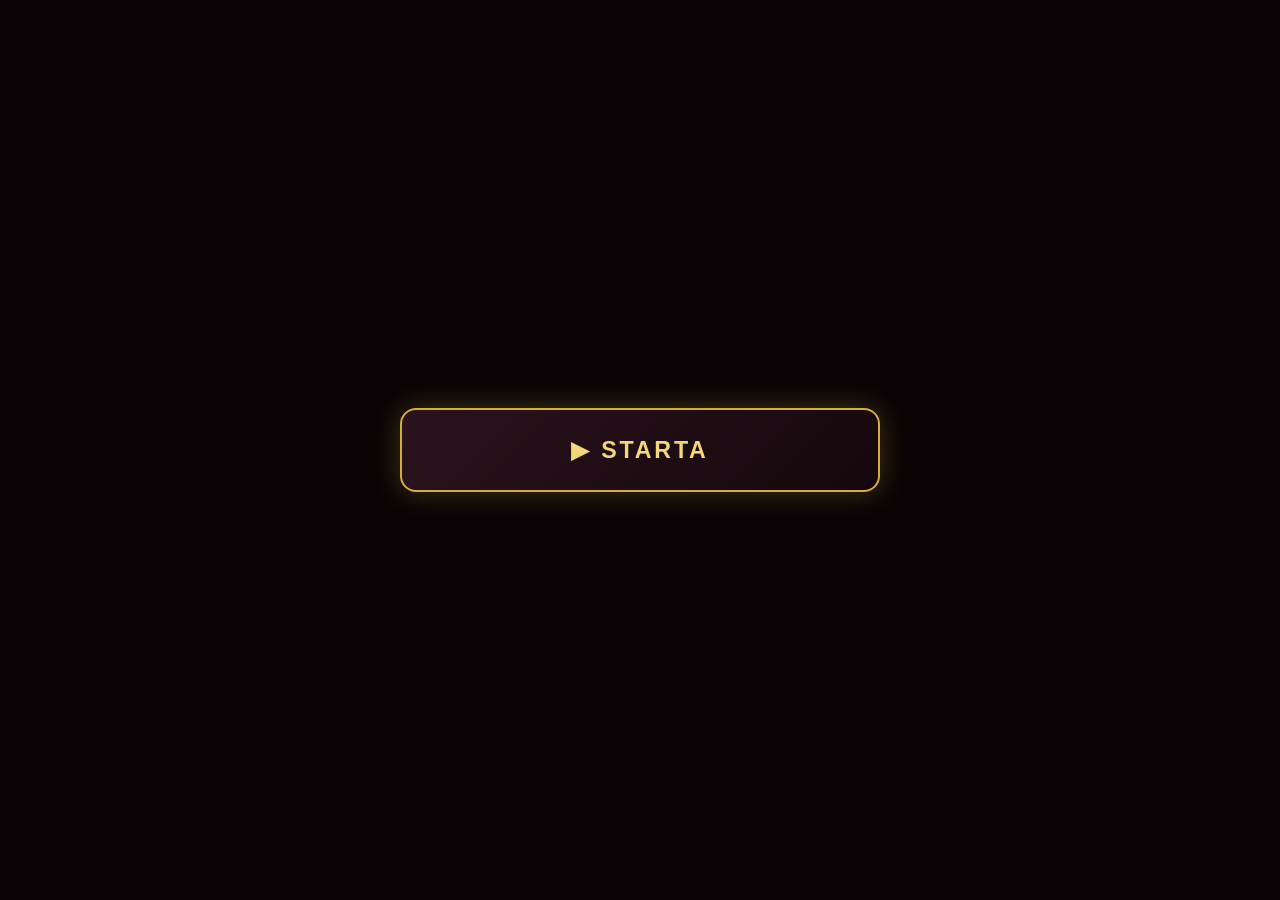
<file: index.html>
<!DOCTYPE html>
<html lang="sv">
<head>
  <meta charset="UTF-8" />
  <meta name="viewport" content="width=device-width, initial-scale=1.0, maximum-scale=1.0, user-scalable=no" />
  <title>Vinkällarens Hemlighet</title>
  <link rel="stylesheet" href="style.css" />
  <style>
    body {
      margin: 0;
      padding: 0;
      background: #0a0406;
      min-height: 100vh;
      display: flex;
      flex-direction: column;
      align-items: center;
      justify-content: center;
    }
    .start-wrapper {
      width: 100%;
      max-width: 520px;
      padding: 20px;
      display: flex;
      flex-direction: column;
      align-items: center;
      gap: 18px;
      box-sizing: border-box;
    }
    .big-start-btn {
      width: 100%;
      padding: 26px 20px;
      font-size: 1.45rem;
      font-weight: 800;
      letter-spacing: 0.12em;
      text-transform: uppercase;
      background: linear-gradient(135deg, #2b131d 0%, #14070c 100%);
      color: var(--gold-light, #e6c86e);
      border: 2px solid var(--gold, #d4af37);
      border-radius: 16px;
      cursor: pointer;
      box-shadow: 0 0 28px rgba(212, 175, 55, 0.28);
      transition: transform 0.15s, box-shadow 0.2s;
    }
    .big-start-btn:active {
      transform: scale(0.97);
    }
    .video-box {
      width: 100%;
      border-radius: 14px;
      overflow: hidden;
      border: 1px solid rgba(212, 175, 55, 0.4);
      box-shadow: 0 12px 32px rgba(0, 0, 0, 0.8);
      background: #000;
    }
    .video-box video {
      width: 100%;
      display: block;
      max-height: 70vh;
      object-fit: cover;
    }
    .btn-reset-small {
      background: transparent;
      border: 1px solid rgba(212, 175, 55, 0.35);
      color: var(--gold-light, #e6c86e);
      font-size: 0.85rem;
      padding: 9px 16px;
      border-radius: 8px;
      cursor: pointer;
      width: auto;
      opacity: 0.85;
    }
  </style>
</head>
<body>
  <div class="start-wrapper">
    <!-- Steg 1: Stor STARTA-knapp som låser upp ljudet i alla mobiler -->
    <button id="bigStartBtn" class="big-start-btn" onclick="launchIntro()">▶ STARTA</button>

    <!-- Steg 2: Filmen och knapparna som visas direkt vid klick -->
    <div id="videoContainer" class="video-box" style="display: none;">
      <video id="introVideo" src="intro.mp4" playsinline controls></video>
    </div>

    <button id="mainActionBtn" class="btn" style="display: none;" onclick="startOrContinue()">Starta äventyret →</button>
    <button id="resetBtn" class="btn-reset-small" style="display: none;" onclick="resetGame()">Starta från början</button>
  </div>

  <script src="config.js"></script>
  <script>
    const FIRST_LEVEL = "akt1-chiffer.html";
    let savedPage = null;

    try {
      const raw = localStorage.getItem("vinkallaren_escape_progress_v3");
      if (raw) {
        const parsed = JSON.parse(raw);
        if (parsed && parsed.page && parsed.page !== "index.html") {
          savedPage = parsed.page;
        }
      }
    } catch (e) {}

    const bigStartBtn = document.getElementById("bigStartBtn");
    const videoContainer = document.getElementById("videoContainer");
    const introVideo = document.getElementById("introVideo");
    const mainBtn = document.getElementById("mainActionBtn");
    const resetBtn = document.getElementById("resetBtn");

    // Om spelaren redan kommit en bit i äventyret hoppar vi förbi STARTA-steget och visar Fortsätt direkt
    if (savedPage) {
      bigStartBtn.style.display = "none";
      videoContainer.style.display = "block";
      mainBtn.style.display = "block";
      mainBtn.textContent = "Fortsätt äventyret →";
      resetBtn.style.display = "inline-block";
    }

    function launchIntro() {
      bigStartBtn.style.display = "none";
      videoContainer.style.display = "block";
      mainBtn.style.display = "block";
      mainBtn.textContent = "Starta äventyret →";

      introVideo.muted = false;
      introVideo.play();
    }

    function startOrContinue() {
      if (savedPage) {
        window.location.href = savedPage;
      } else {
        try { saveProgress(FIRST_LEVEL, 0); } catch (e) {}
        window.location.href = FIRST_LEVEL;
      }
    }

    function resetGame() {
      try {
        if (typeof resetProgress === "function") {
          resetProgress();
        } else {
          localStorage.removeItem("vinkallaren_escape_progress_v3");
        }
      } catch (e) {}
      savedPage = null;
      videoContainer.style.display = "none";
      introVideo.pause();
      introVideo.currentTime = 0;
      mainBtn.style.display = "none";
      resetBtn.style.display = "none";
      bigStartBtn.style.display = "block";
    }
  </script>
</body>
</html>
</file>
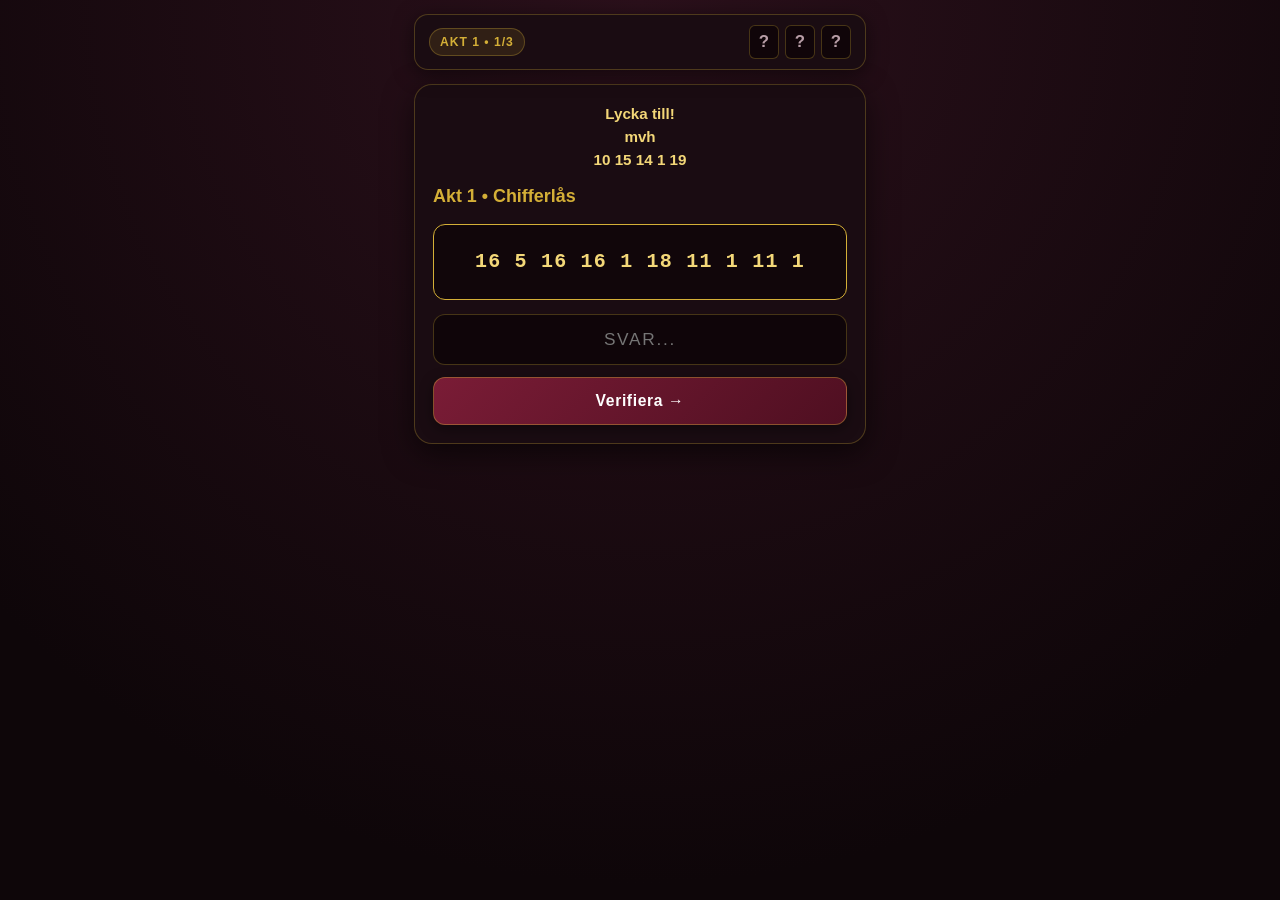
<file: akt1-chiffer.html>
<!DOCTYPE html>
<html lang="sv">
<head>
  <meta charset="UTF-8" />
  <meta name="viewport" content="width=device-width, initial-scale=1.0, maximum-scale=1.0, user-scalable=no" />
  <title>Akt 1 - Krypterat Lås</title>
  <link rel="stylesheet" href="style.css" />
</head>
<body>
  <div class="container">
    <div id="hud" class="hud-bar"></div>

    <div class="card">
      <p style="text-align: center; color: var(--gold-light); font-weight: bold; margin-bottom: 12px;">
        Lycka till! </br>
      mvh </br>10   15   14   1   19
      </p>
      <h2>Akt 1 • Chifferlås</h2>
      <div class="clue-box" style="font-size:1.25rem; padding:22px 12px;">
        16   5   16   16   1   18   11   1   11   1
      </div>

      <input type="text" id="cipherInput" placeholder="SVAR..." autocomplete="off" />
      <button class="btn" onclick="checkAnswer()">Verifiera →</button>
      <div id="feedback" class="feedback"></div>
    </div>
  </div>

  <script src="config.js"></script>
  <script>
    saveProgress("akt1-chiffer.html", 0);
    renderHUD("Akt 1 • 1/3", 0);

    function checkAnswer() {
      const val = document.getElementById("cipherInput").value.trim().toUpperCase();
      const fb = document.getElementById("feedback");
      if (val === "PEPPARKAKA") {
        fb.className = "feedback success";
        fb.textContent = "Åtkomst beviljad.";
        saveProgress("akt1-mastermind.html", 0);
        setTimeout(() => {
          window.location.href = "akt1-mastermind.html";
        }, 700);
      } else {
        fb.className = "feedback error";
        fb.textContent = "Felaktigt svar.";
      }
    }

    document.getElementById("cipherInput").addEventListener("keyup", (e) => {
      if (e.key === "Enter") checkAnswer();
    });
  </script>
</body>
</html>
</file>
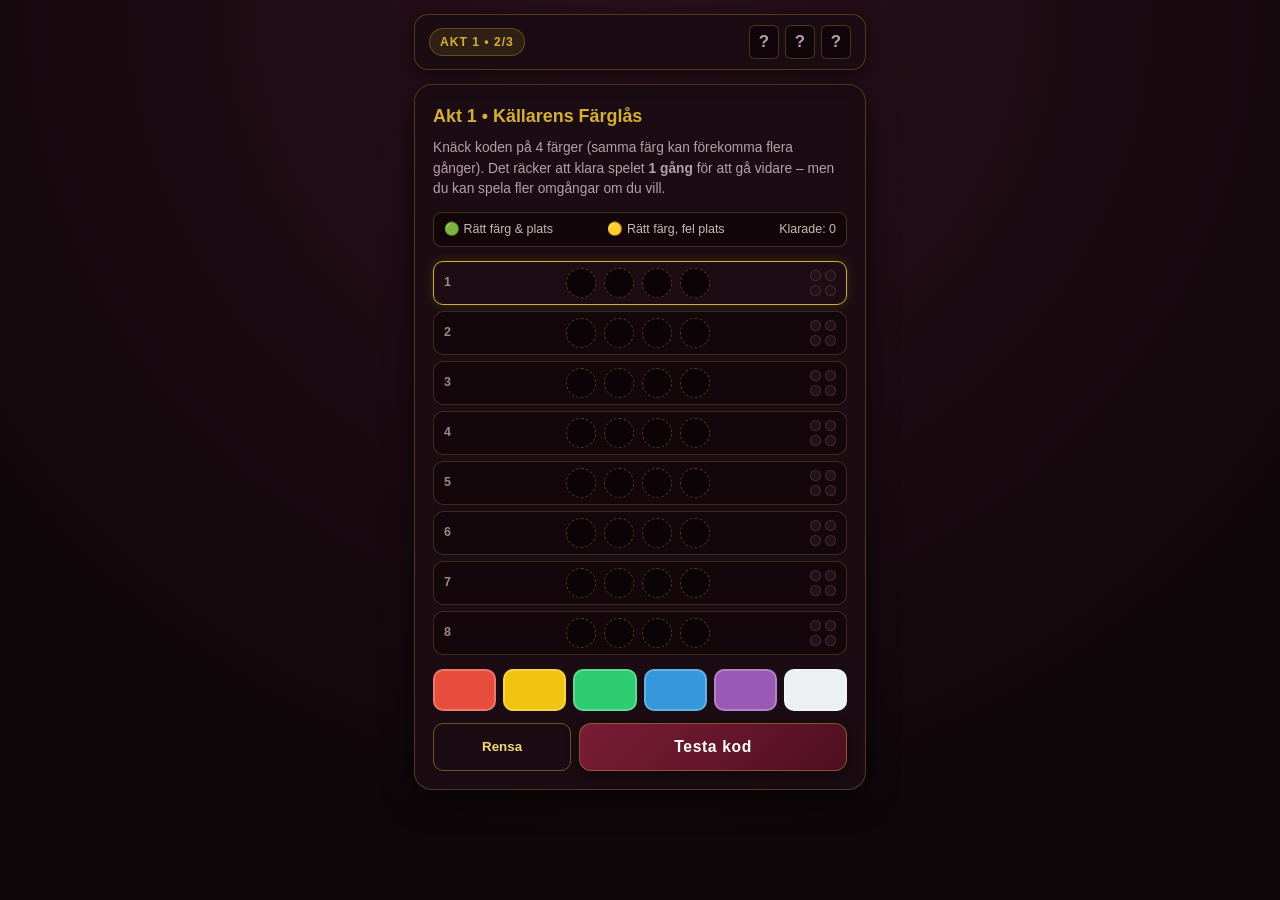
<file: akt1-mastermind.html>
<!DOCTYPE html>
<html lang="sv">
<head>
  <meta charset="UTF-8" />
  <meta name="viewport" content="width=device-width, initial-scale=1.0, maximum-scale=1.0, user-scalable=no" />
  <title>Akt 1 - Färgkoden</title>
  <link rel="stylesheet" href="style.css" />
  <style>
    .mm-board {
      display: flex;
      flex-direction: column;
      gap: 6px;
      margin: 14px 0;
    }
    .mm-row {
      display: flex;
      align-items: center;
      justify-content: space-between;
      background: #14070c;
      border: 1px solid rgba(212, 175, 55, 0.22);
      border-radius: 10px;
      padding: 6px 10px;
      min-height: 44px;
    }
    .mm-row.active {
      border-color: var(--gold);
      background: #1d0c13;
      box-shadow: 0 0 12px rgba(212, 175, 55, 0.18);
    }
    .mm-row-num {
      font-size: 0.78rem;
      color: #9e8783;
      width: 22px;
      font-weight: bold;
    }
    .mm-pegs {
      display: flex;
      gap: 8px;
    }
    .mm-peg {
      width: 30px;
      height: 30px;
      border-radius: 50%;
      background: #0b0306;
      border: 1px dashed rgba(212, 175, 55, 0.35);
      cursor: pointer;
    }
    .mm-peg.filled {
      border-style: solid;
      border-color: rgba(255, 255, 255, 0.55);
    }
    .mm-clues {
      display: grid;
      grid-template-columns: repeat(2, 11px);
      gap: 4px;
    }
    .mm-clue-dot {
      width: 11px;
      height: 11px;
      border-radius: 50%;
      background: #241017;
      border: 1px solid rgba(255, 255, 255, 0.12);
    }
    .mm-clue-dot.black {
      background: #2ecc71;
      border-color: #2ecc71;
      box-shadow: 0 0 5px rgba(46, 204, 113, 0.6);
    }
    .mm-clue-dot.white {
      background: #f1c40f;
      border-color: #f1c40f;
    }
    .mm-palette {
      display: grid;
      grid-template-columns: repeat(6, 1fr);
      gap: 7px;
      margin: 12px 0;
    }
    .mm-color-btn {
      height: 42px;
      border-radius: 10px;
      border: 2px solid rgba(255, 255, 255, 0.25);
      cursor: pointer;
      transition: transform 0.1s;
    }
    .mm-color-btn:active {
      transform: scale(0.92);
    }
    .mm-controls {
      display: flex;
      gap: 8px;
      margin-top: 8px;
    }
    .btn-clear {
      background: transparent;
      border: 1px solid rgba(212, 175, 55, 0.45);
      color: var(--gold-light);
      border-radius: 10px;
      padding: 12px 14px;
      font-weight: bold;
      cursor: pointer;
      width: 34%;
    }
    .btn-check {
      width: 66%;
      margin: 0;
    }
    .mm-legend {
      display: flex;
      justify-content: space-between;
      align-items: center;
      font-size: 0.78rem;
      color: #cbb8b4;
      background: #13060a;
      border: 1px solid rgba(212, 175, 55, 0.25);
      border-radius: 8px;
      padding: 7px 10px;
      margin-bottom: 10px;
    }
    .win-actions {
      display: flex;
      flex-direction: column;
      gap: 10px;
      margin-top: 14px;
    }
    .btn-secondary-gold {
      background: transparent;
      border: 1px solid var(--gold);
      color: var(--gold-light);
      padding: 12px 16px;
      border-radius: 10px;
      font-size: 0.95rem;
      font-weight: bold;
      cursor: pointer;
      width: 100%;
    }
  </style>
</head>
<body>
  <div class="container">
    <div id="hud" class="hud-bar"></div>

    <div class="card">
      <h2>Akt 1 • Källarens Färglås</h2>
      <p class="muted">Knäck koden på 4 färger (samma färg kan förekomma flera gånger). Det räcker att klara spelet <strong>1 gång</strong> för att gå vidare – men du kan spela fler omgångar om du vill.</p>

      <div class="mm-legend">
        <span>🟢 Rätt färg & plats</span>
        <span>🟡 Rätt färg, fel plats</span>
        <span id="solvedCounter">Klarade: 0</span>
      </div>

      <!-- Klassiskt Mastermind-bräde med 8 rader -->
      <div id="mmBoard" class="mm-board"></div>

      <!-- Färgpalett och knappar längst ner som i originalet -->
      <div id="inputSection">
        <div id="mmPalette" class="mm-palette"></div>
        <div class="mm-controls">
          <button class="btn-clear" onclick="clearCurrentGuess()">Rensa</button>
          <button class="btn btn-check" onclick="checkCurrentGuess()">Testa kod</button>
        </div>
      </div>

      <div id="feedback" class="feedback"></div>

      <div id="winActions" class="win-actions" style="display: none;">
        <button class="btn" onclick="goNextChallenge()">Gå vidare till nästa utmaning →</button>
        <button class="btn-secondary-gold" onclick="resetBoardForNewRound()">↻ Spela en omgång till</button>
      </div>
    </div>
  </div>

  <script src="config.js"></script>
  <script>
    try { saveProgress("akt1-mastermind.html", 0); } catch (e) {}
    try { renderHUD("Akt 1 • 2/3", 0); } catch (e) {}

    const COLORS = [
      { id: "red",    hex: "#e74c3c" },
      { id: "gold",   hex: "#f1c40f" },
      { id: "green",  hex: "#2ecc71" },
      { id: "blue",   hex: "#3498db" },
      { id: "purple", hex: "#9b59b6" },
      { id: "white",  hex: "#ecf0f1" }
    ];

    const CODE_LEN = 4;
    const MAX_ROWS = 8;

    let secret = [];
    let history = [];
    let currentGuess = [null, null, null, null];
    let roundFinished = false;
    let solvedCount = 0;

    function createSecret() {
      return Array.from({ length: CODE_LEN }, () => COLORS[Math.floor(Math.random() * COLORS.length)].id);
    }

    function renderPalette() {
      const pal = document.getElementById("mmPalette");
      pal.innerHTML = "";
      COLORS.forEach(c => {
        const btn = document.createElement("button");
        btn.className = "mm-color-btn";
        btn.style.background = c.hex;
        btn.onclick = () => {
          if (roundFinished) return;
          const idx = currentGuess.indexOf(null);
          if (idx !== -1) {
            currentGuess[idx] = c.id;
            renderBoard();
          }
        };
        pal.appendChild(btn);
      });
    }

    function renderBoard() {
      const board = document.getElementById("mmBoard");
      board.innerHTML = "";

      for (let r = 0; r < MAX_ROWS; r++) {
        const rowDiv = document.createElement("div");
        const isCurrent = !roundFinished && r === history.length;
        rowDiv.className = "mm-row" + (isCurrent ? " active" : "");

        const numSpan = document.createElement("span");
        numSpan.className = "mm-row-num";
        numSpan.textContent = r + 1;
        rowDiv.appendChild(numSpan);

        const pegsDiv = document.createElement("div");
        pegsDiv.className = "mm-pegs";

        const rowData = r < history.length ? history[r].guess : (isCurrent ? currentGuess : [null, null, null, null]);

        for (let c = 0; c < CODE_LEN; c++) {
          const peg = document.createElement("div");
          peg.className = "mm-peg";
          const colId = rowData[c];
          if (colId) {
            const colObj = COLORS.find(x => x.id === colId);
            peg.style.background = colObj.hex;
            peg.classList.add("filled");
          }
          if (isCurrent) {
            peg.onclick = () => {
              currentGuess[c] = null;
              renderBoard();
            };
          }
          pegsDiv.appendChild(peg);
        }
        rowDiv.appendChild(pegsDiv);

        const cluesDiv = document.createElement("div");
        cluesDiv.className = "mm-clues";
        const exact = r < history.length ? history[r].exact : 0;
        const partial = r < history.length ? history[r].partial : 0;

        for (let i = 0; i < exact; i++) {
          const d = document.createElement("div");
          d.className = "mm-clue-dot black";
          cluesDiv.appendChild(d);
        }
        for (let i = 0; i < partial; i++) {
          const d = document.createElement("div");
          d.className = "mm-clue-dot white";
          cluesDiv.appendChild(d);
        }
        for (let i = 0; i < CODE_LEN - exact - partial; i++) {
          const d = document.createElement("div");
          d.className = "mm-clue-dot";
          cluesDiv.appendChild(d);
        }

        rowDiv.appendChild(cluesDiv);
        board.appendChild(rowDiv);
      }
    }

    function clearCurrentGuess() {
      if (roundFinished) return;
      currentGuess = [null, null, null, null];
      renderBoard();
    }

    function evaluate(guess, target) {
      let exact = 0;
      let partial = 0;
      const tRest = [];
      const gRest = [];

      for (let i = 0; i < CODE_LEN; i++) {
        if (guess[i] === target[i]) {
          exact++;
        } else {
          tRest.push(target[i]);
          gRest.push(guess[i]);
        }
      }
      for (const g of gRest) {
        const idx = tRest.indexOf(g);
        if (idx !== -1) {
          partial++;
          tRest.splice(idx, 1);
        }
      }
      return { exact, partial };
    }

    function checkCurrentGuess() {
      if (roundFinished) return;
      const fb = document.getElementById("feedback");

      if (currentGuess.includes(null)) {
        fb.className = "feedback error";
        fb.textContent = "Fyll alla 4 platser innan du testar koden.";
        return;
      }

      const res = evaluate(currentGuess, secret);
      history.push({ guess: [...currentGuess], exact: res.exact, partial: res.partial });
      currentGuess = [null, null, null, null];
      renderBoard();

      if (res.exact === CODE_LEN) {
        roundFinished = true;
        solvedCount++;
        document.getElementById("solvedCounter").textContent = `Klarade: ${solvedCount}`;
        try { saveProgress("akt1-morse.html", 0); } catch (e) {}

        fb.className = "feedback success";
        fb.textContent = solvedCount === 1
          ? "Snyggt! Du knäckte färglåset. Gå vidare till nästa utmaning eller spela en omgång till!"
          : `Grymt! Du har klarat ${solvedCount} omgångar!`;

        document.getElementById("inputSection").style.display = "none";
        document.getElementById("winActions").style.display = "flex";
        return;
      }

      if (history.length >= MAX_ROWS) {
        roundFinished = true;
        fb.className = "feedback error";
        fb.textContent = "Slut på försök! Ny kod laddas...";
        setTimeout(() => {
          resetBoardForNewRound();
        }, 1600);
        return;
      }

      fb.className = "feedback";
      fb.textContent = "";
    }

    function resetBoardForNewRound() {
      secret = createSecret();
      history = [];
      currentGuess = [null, null, null, null];
      roundFinished = false;

      const fb = document.getElementById("feedback");
      fb.className = "feedback";
      fb.textContent = "";

      document.getElementById("inputSection").style.display = "block";
      if (solvedCount > 0) {
        document.getElementById("winActions").style.display = "flex";
      } else {
        document.getElementById("winActions").style.display = "none";
      }

      renderBoard();
    }

    function goNextChallenge() {
      try { saveProgress("akt1-morse.html", 0); } catch (e) {}
      window.location.href = "akt1-morse.html";
    }

    secret = createSecret();
    renderPalette();
    renderBoard();
  </script>
</body>
</html>
</file>
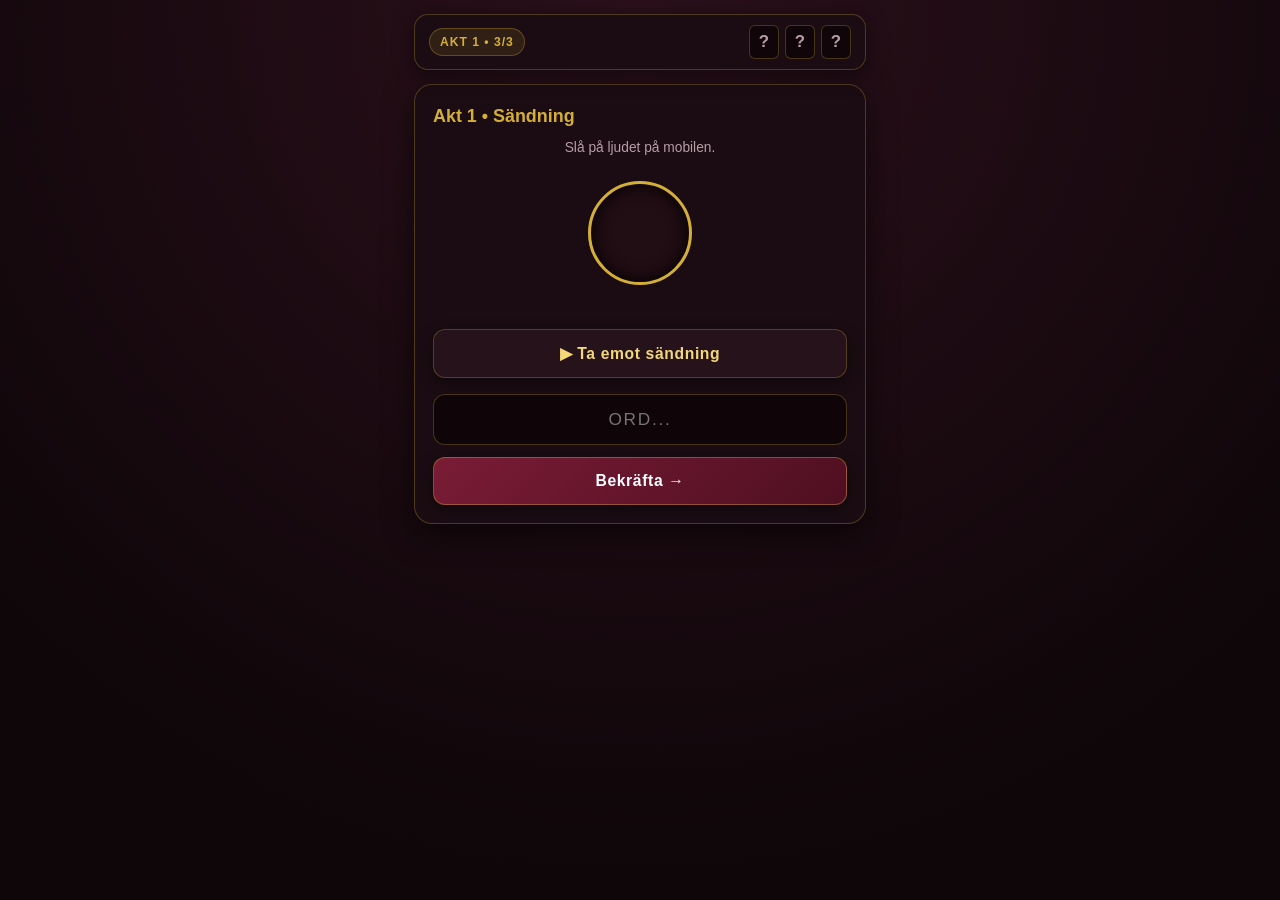
<file: akt1-morse.html>
<!DOCTYPE html>
<html lang="sv">
<head>
  <meta charset="UTF-8" />
  <meta name="viewport" content="width=device-width, initial-scale=1.0, maximum-scale=1.0, user-scalable=no" />
  <title>Akt 1 - Signal</title>
  <link rel="stylesheet" href="style.css" />
  <style>
    .morse-lamp-wrap {
      display: flex;
      flex-direction: column;
      align-items: center;
      margin: 22px 0;
    }
    .morse-lamp {
      width: 104px;
      height: 104px;
      border-radius: 50%;
      background: #210d14;
      border: 3px solid var(--gold);
      box-shadow: inset 0 0 18px #000;
      transition: background 0.05s, box-shadow 0.05s;
      margin-bottom: 14px;
    }
    .morse-lamp.on {
      background: #ffe066;
      box-shadow: 0 0 40px #ffe066, inset 0 0 12px #fff;
    }
  </style>
</head>
<body>
  <div class="container">
    <div id="hud" class="hud-bar"></div>

    <div class="card" id="puzzleCard">
      <h2>Akt 1 • Sändning</h2>
      <p class="muted" style="text-align:center;">Slå på ljudet på mobilen.</p>

      <div class="morse-lamp-wrap">
        <div id="lamp" class="morse-lamp"></div>
      </div>

      <button class="btn btn-secondary" id="playBtn" onclick="playMorse()" style="margin-bottom:16px;">▶ Ta emot sändning</button>

      <input type="text" id="morseInput" placeholder="ORD..." autocomplete="off" />
      <button class="btn" onclick="checkMorse()">Bekräfta →</button>
      <div id="feedback" class="feedback"></div>
    </div>

    <div class="card" id="rewardCard" style="display:none;">
      <div class="digit-reveal">
        <p style="margin:0; color:var(--gold); font-weight:700;">AKT 1 SLUTFÖRD</p>
        <div class="digit-big" id="revealedDigit"></div>
        <p style="margin:0;">Första siffran är upplåst.</p>
      </div>
      <a href="akt2-lightsout.html" class="btn btn-gold">Fortsätt till Akt 2 →</a>
    </div>
  </div>

  <script src="config.js"></script>
  <script>
    saveProgress("akt1-morse.html", 0);
    renderHUD("Akt 1 • 3/3", 0);

    // Tydligare, långsammare morse-tempo så man hinner uppfatta streck, prickar och pauser:
    // DIT = 210 ms, DAH = 630 ms, paus mellan symboler = 230 ms, paus mellan bokstäver = 950 ms
    // Ordet är TOMTE:
    // T: -
    // O: ---
    // M: --
    // T: -
    // E: .
    const DIT = 210;
    const DAH = 630;
    const INTRA = 230;
    const LETTER_GAP = 950;

    const MORSE_WORD = [
      [DAH],                // T
      [DAH, DAH, DAH],      // O
      [DAH, DAH],           // M
      [DAH],                // T
      [DIT]                 // E
    ];

    let audioCtx = null;
    let isPlaying = false;

    function beep(durationMs) {
      if (!audioCtx) {
        audioCtx = new (window.AudioContext || window.webkitAudioContext)();
      }
      if (audioCtx.state === "suspended") {
        audioCtx.resume();
      }
      const osc = audioCtx.createOscillator();
      const gain = audioCtx.createGain();
      osc.type = "sine";
      osc.frequency.value = 650;

      const now = audioCtx.currentTime;
      gain.gain.setValueAtTime(0.001, now);
      gain.gain.exponentialRampToValueAtTime(0.35, now + 0.012);
      gain.gain.setValueAtTime(0.35, now + (durationMs / 1000) - 0.012);
      gain.gain.exponentialRampToValueAtTime(0.001, now + (durationMs / 1000));

      osc.connect(gain);
      gain.connect(audioCtx.destination);
      osc.start(now);
      osc.stop(now + durationMs / 1000);
    }

    async function playMorse() {
      if (isPlaying) return;
      isPlaying = true;
      const btn = document.getElementById("playBtn");
      const lamp = document.getElementById("lamp");
      btn.disabled = true;

      for (let l = 0; l < MORSE_WORD.length; l++) {
        const symbols = MORSE_WORD[l];
        for (let s = 0; s < symbols.length; s++) {
          const dur = symbols[s];
          lamp.classList.add("on");
          beep(dur);
          await new Promise(r => setTimeout(r, dur));
          lamp.classList.remove("on");
          if (s < symbols.length - 1) {
            await new Promise(r => setTimeout(r, INTRA));
          }
        }
        if (l < MORSE_WORD.length - 1) {
          await new Promise(r => setTimeout(r, LETTER_GAP));
        }
      }

      btn.disabled = false;
      isPlaying = false;
    }

    function checkMorse() {
      const val = document.getElementById("morseInput").value.trim().toUpperCase();
      const fb = document.getElementById("feedback");
      if (val === "TOMTE") {
        saveProgress("akt2-lightsout.html", 1);
        document.getElementById("puzzleCard").style.display = "none";
        document.getElementById("rewardCard").style.display = "block";
        document.getElementById("revealedDigit").textContent = VAULT_CONFIG.digit1;
        renderHUD("Akt 1 Klar", 1);
      } else {
        fb.className = "feedback error";
        fb.textContent = "Felaktigt ord.";
      }
    }

    document.getElementById("morseInput").addEventListener("keyup", (e) => {
      if (e.key === "Enter") checkMorse();
    });
  </script>
</body>
</html>
</file>
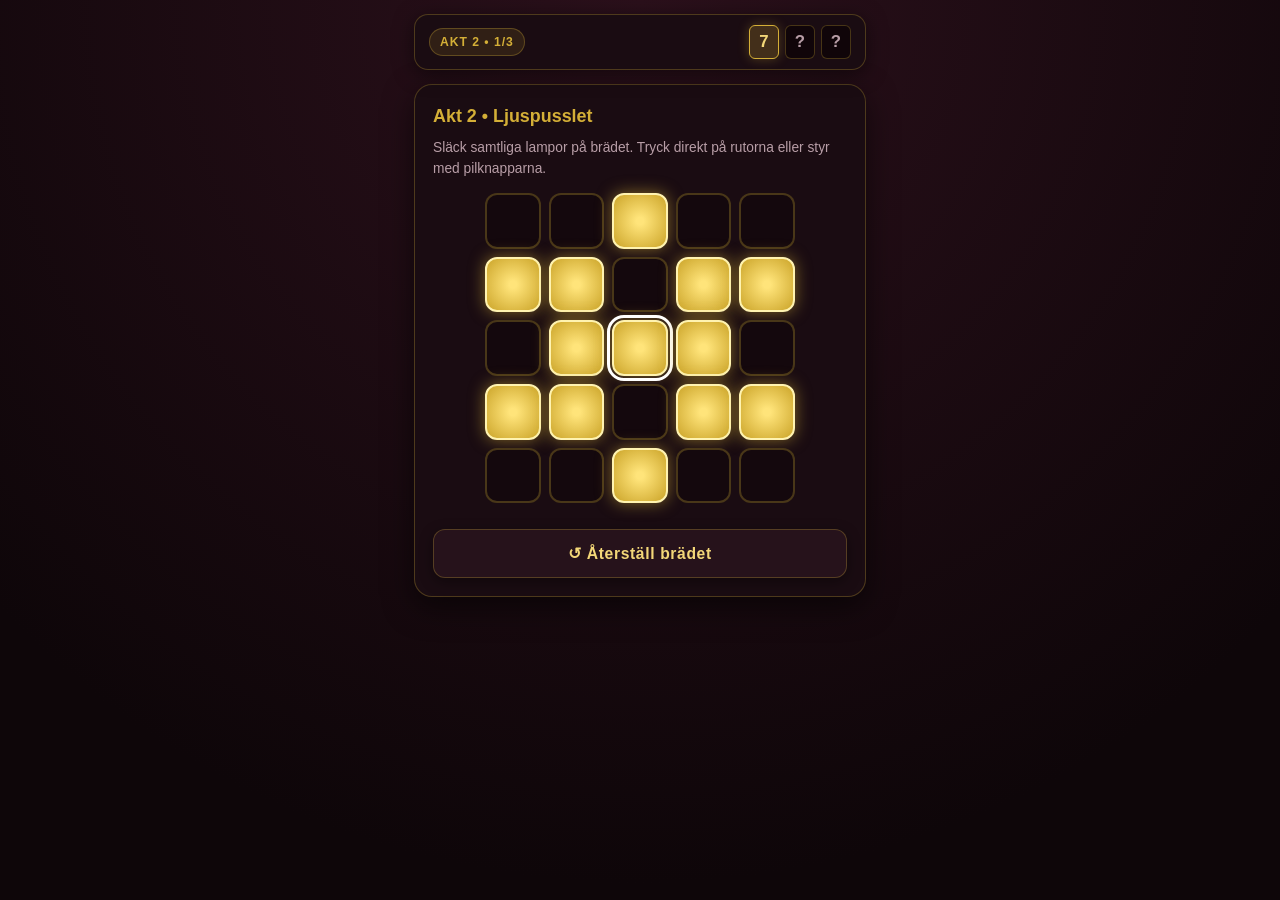
<file: akt2-lightsout.html>
<!DOCTYPE html>
<html lang="sv">
<head>
  <meta charset="UTF-8" />
  <meta name="viewport" content="width=device-width, initial-scale=1.0, maximum-scale=1.0, user-scalable=no" />
  <title>Akt 2 - Lights Out</title>
  <link rel="stylesheet" href="style.css" />
  <style>
    .lo-grid {
      display: grid;
      grid-template-columns: repeat(5, 1fr);
      gap: 8px;
      max-width: 310px;
      margin: 14px auto;
    }
    .lo-cell {
      aspect-ratio: 1 / 1;
      border-radius: 12px;
      background: #14080d;
      border: 2px solid var(--border);
      cursor: pointer;
      transition: background 0.15s, box-shadow 0.15s, transform 0.1s;
    }
    .lo-cell.lit {
      background: radial-gradient(circle, #ffe47a 10%, #d4af37 85%);
      border-color: #fff3b0;
      box-shadow: 0 0 16px rgba(212, 175, 55, 0.55);
    }
    .lo-cell.cursor {
      outline: 3px solid #ffffff;
      outline-offset: 2px;
    }
  </style>
</head>
<body>
  <div class="container">
    <div id="hud" class="hud-bar"></div>

    <div class="card">
      <h2>Akt 2 • Ljuspusslet</h2>
      <p class="muted">Släck samtliga lampor på brädet. Tryck direkt på rutorna eller styr med pilknapparna.</p>

      <div id="loGrid" class="lo-grid"></div>

      <button class="btn btn-secondary" onclick="resetBoard()" style="margin-top:12px;">↺ Återställ brädet</button>
    </div>
  </div>

  <script src="config.js"></script>
  <script>
    saveProgress("akt2-lightsout.html", 1);
    renderHUD("Akt 2 • 1/3", 1);

    const INITIAL_CLICKS = [
      [1, 1], [3, 1], [2, 2], [1, 3], [3, 3], [0, 2], [4, 2]
    ];

    let board = [];
    let cx = 2, cy = 2;

    function toggleCell(r, c) {
      const dirs = [[0,0], [-1,0], [1,0], [0,-1], [0,1]];
      dirs.forEach(([dr, dc]) => {
        const nr = r + dr;
        const nc = c + dc;
        if (nr >= 0 && nr < 5 && nc >= 0 && nc < 5) {
          board[nr][nc] = !board[nr][nc];
        }
      });
    }

    function resetBoard() {
      board = Array.from({ length: 5 }, () => Array(5).fill(false));
      INITIAL_CLICKS.forEach(([r, c]) => toggleCell(r, c));
      renderBoard();
    }

    function renderBoard() {
      const grid = document.getElementById("loGrid");
      grid.innerHTML = "";
      for (let r = 0; r < 5; r++) {
        for (let c = 0; c < 5; c++) {
          const cell = document.createElement("div");
          cell.className = "lo-cell" +
            (board[r][c] ? " lit" : "") +
            (r === cy && c === cx ? " cursor" : "");
          cell.onclick = () => {
            cx = c;
            cy = r;
            handlePress(r, c);
          };
          grid.appendChild(cell);
        }
      }
    }

    function moveCursor(dx, dy) {
      cx = (cx + dx + 5) % 5;
      cy = (cy + dy + 5) % 5;
      renderBoard();
    }

    function pressCurrent() {
      handlePress(cy, cx);
    }

    function handlePress(r, c) {
      toggleCell(r, c);
      renderBoard();
      const allOff = board.every(row => row.every(v => !v));
      if (allOff) {
        saveProgress("akt2-matris.html", 1);
        setTimeout(() => {
          window.location.href = "akt2-matris.html";
        }, 650);
      }
    }

    resetBoard();
  </script>
</body>
</html>
</file>
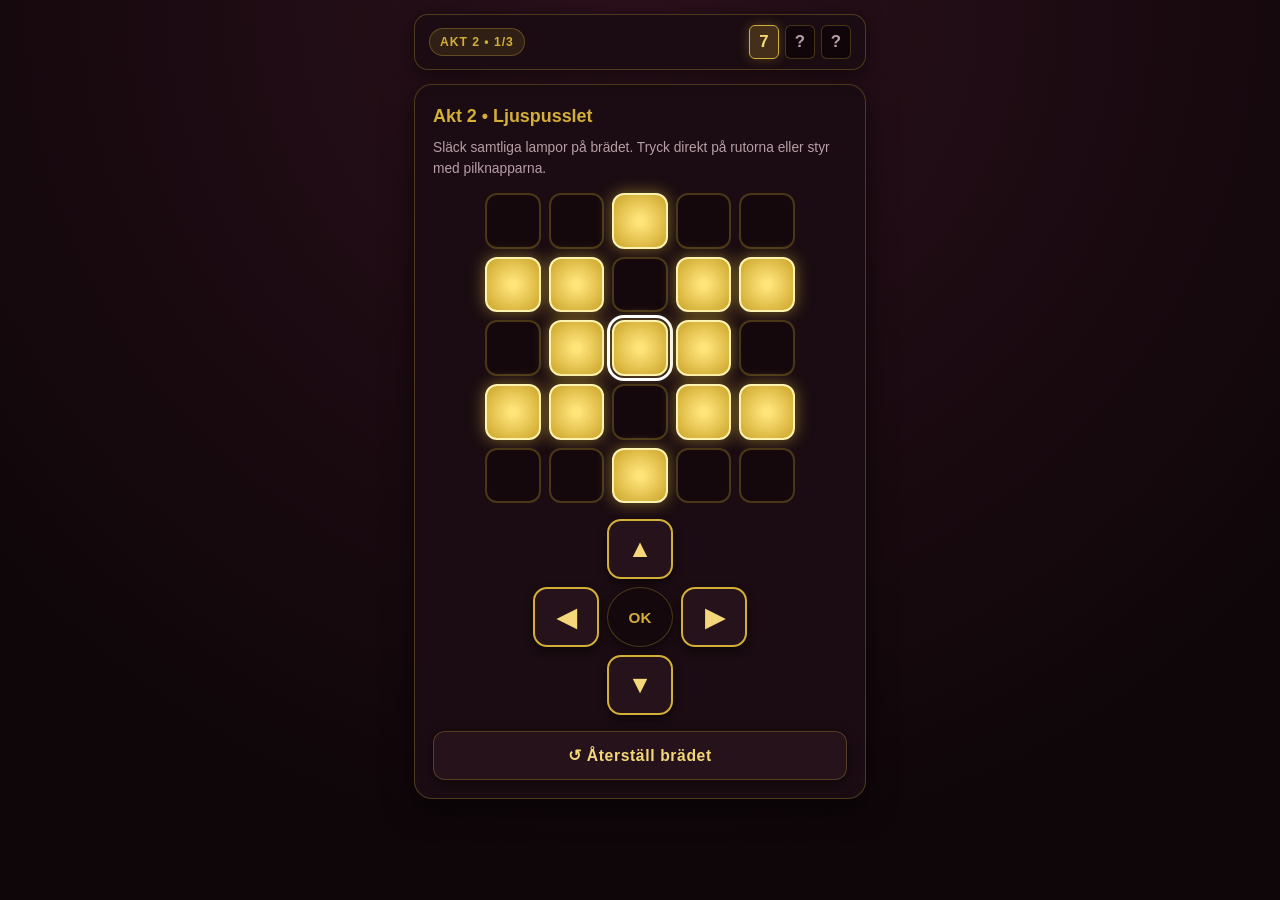
<file: akt2-lightsout2.html>
<!DOCTYPE html>
<html lang="sv">
<head>
  <meta charset="UTF-8" />
  <meta name="viewport" content="width=device-width, initial-scale=1.0, maximum-scale=1.0, user-scalable=no" />
  <title>Akt 2 - Lights Out</title>
  <link rel="stylesheet" href="style.css" />
  <style>
    .lo-grid {
      display: grid;
      grid-template-columns: repeat(5, 1fr);
      gap: 8px;
      max-width: 310px;
      margin: 14px auto;
    }
    .lo-cell {
      aspect-ratio: 1 / 1;
      border-radius: 12px;
      background: #14080d;
      border: 2px solid var(--border);
      cursor: pointer;
      transition: background 0.15s, box-shadow 0.15s, transform 0.1s;
    }
    .lo-cell.lit {
      background: radial-gradient(circle, #ffe47a 10%, #d4af37 85%);
      border-color: #fff3b0;
      box-shadow: 0 0 16px rgba(212, 175, 55, 0.55);
    }
    .lo-cell.cursor {
      outline: 3px solid #ffffff;
      outline-offset: 2px;
    }
  </style>
</head>
<body>
  <div class="container">
    <div id="hud" class="hud-bar"></div>

    <div class="card">
      <h2>Akt 2 • Ljuspusslet</h2>
      <p class="muted">Släck samtliga lampor på brädet. Tryck direkt på rutorna eller styr med pilknapparna.</p>

      <div id="loGrid" class="lo-grid"></div>

      <div class="dpad" aria-label="Styr markör">
        <button class="dpad-btn dpad-up" onclick="moveCursor(0, -1)" aria-label="Upp">▲</button>
        <button class="dpad-btn dpad-left" onclick="moveCursor(-1, 0)" aria-label="Vänster">◀</button>
        <button class="dpad-btn dpad-center" onclick="pressCurrent()" aria-label="Tryck">OK</button>
        <button class="dpad-btn dpad-right" onclick="moveCursor(1, 0)" aria-label="Höger">▶</button>
        <button class="dpad-btn dpad-down" onclick="moveCursor(0, 1)" aria-label="Ner">▼</button>
      </div>

      <button class="btn btn-secondary" onclick="resetBoard()" style="margin-top:12px;">↺ Återställ brädet</button>
    </div>
  </div>

  <script src="config.js"></script>
  <script>
    saveProgress("akt2-lightsout.html", 1);
    renderHUD("Akt 2 • 1/3", 1);

    const INITIAL_CLICKS = [
      [1, 1], [3, 1], [2, 2], [1, 3], [3, 3], [0, 2], [4, 2]
    ];

    let board = [];
    let cx = 2, cy = 2;

    function toggleCell(r, c) {
      const dirs = [[0,0], [-1,0], [1,0], [0,-1], [0,1]];
      dirs.forEach(([dr, dc]) => {
        const nr = r + dr;
        const nc = c + dc;
        if (nr >= 0 && nr < 5 && nc >= 0 && nc < 5) {
          board[nr][nc] = !board[nr][nc];
        }
      });
    }

    function resetBoard() {
      board = Array.from({ length: 5 }, () => Array(5).fill(false));
      INITIAL_CLICKS.forEach(([r, c]) => toggleCell(r, c));
      renderBoard();
    }

    function renderBoard() {
      const grid = document.getElementById("loGrid");
      grid.innerHTML = "";
      for (let r = 0; r < 5; r++) {
        for (let c = 0; c < 5; c++) {
          const cell = document.createElement("div");
          cell.className = "lo-cell" +
            (board[r][c] ? " lit" : "") +
            (r === cy && c === cx ? " cursor" : "");
          cell.onclick = () => {
            cx = c;
            cy = r;
            handlePress(r, c);
          };
          grid.appendChild(cell);
        }
      }
    }

    function moveCursor(dx, dy) {
      cx = (cx + dx + 5) % 5;
      cy = (cy + dy + 5) % 5;
      renderBoard();
    }

    function pressCurrent() {
      handlePress(cy, cx);
    }

    function handlePress(r, c) {
      toggleCell(r, c);
      renderBoard();
      const allOff = board.every(row => row.every(v => !v));
      if (allOff) {
        saveProgress("akt2-matris.html", 1);
        setTimeout(() => {
          window.location.href = "akt2-matris.html";
        }, 650);
      }
    }

    resetBoard();
  </script>
</body>
</html>
</file>
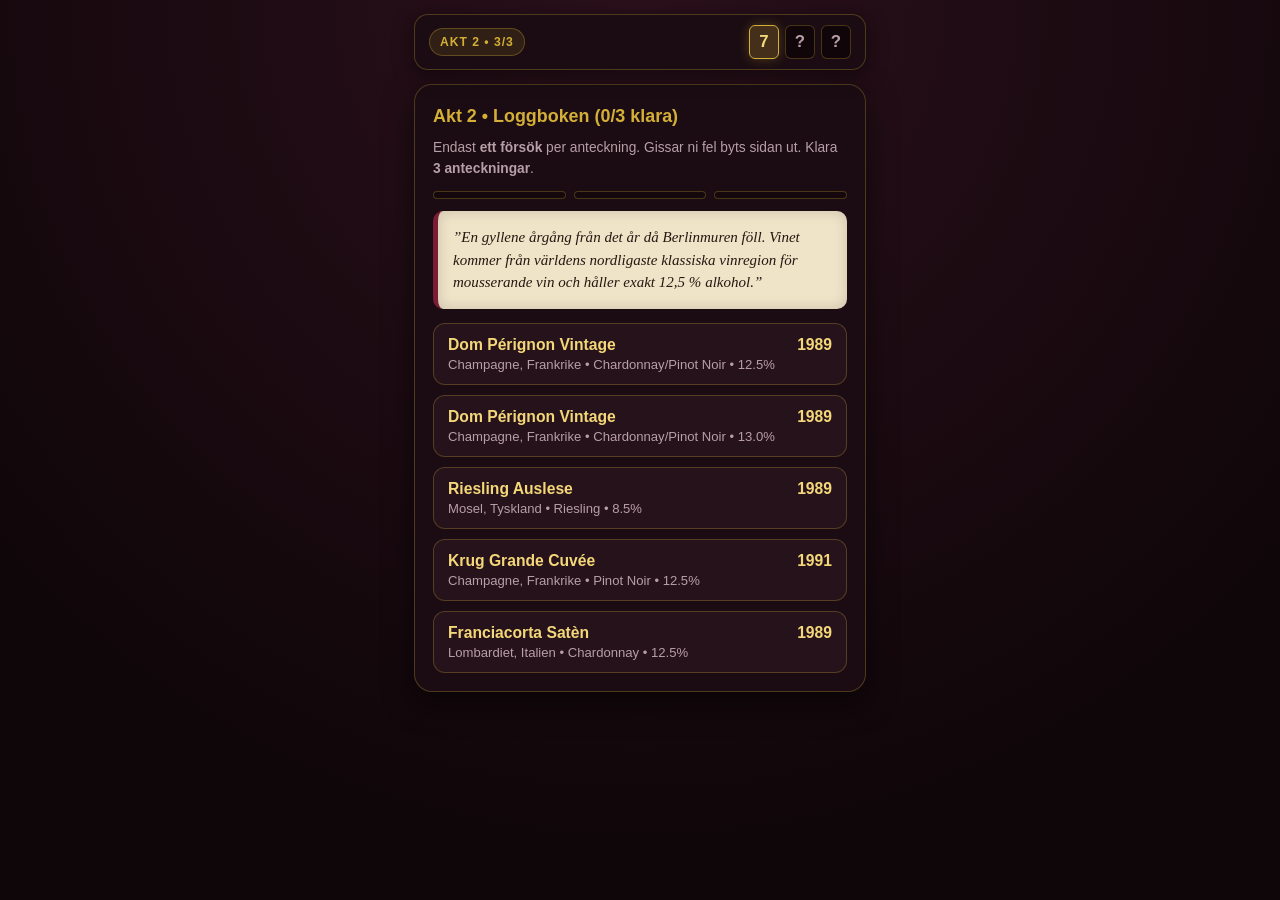
<file: akt2-loggbok.html>
<!DOCTYPE html>
<html lang="sv">
<head>
  <meta charset="UTF-8" />
  <meta name="viewport" content="width=device-width, initial-scale=1.0, maximum-scale=1.0, user-scalable=no" />
  <title>Akt 2 - Källarmästarens Loggbok</title>
  <link rel="stylesheet" href="style.css" />
  <style>
    .progress-pills {
      display: flex;
      gap: 8px;
      margin-bottom: 12px;
    }
    .p-pill {
      flex: 1;
      height: 8px;
      border-radius: 999px;
      background: #14080d;
      border: 1px solid var(--border);
    }
    .p-pill.done {
      background: var(--gold);
      border-color: var(--gold-light);
      box-shadow: 0 0 8px rgba(212, 175, 55, 0.5);
    }
    .note-paper {
      background: #efe3c8;
      color: #261811;
      padding: 15px;
      border-radius: 10px;
      font-family: Georgia, serif;
      font-style: italic;
      border-left: 5px solid #7a1c36;
      margin-bottom: 14px;
      box-shadow: inset 0 0 14px rgba(0,0,0,0.15);
    }
    .note-paper p {
      color: #261811;
      margin-bottom: 0;
      font-size: 0.94rem;
    }
    .label-grid {
      display: flex;
      flex-direction: column;
      gap: 10px;
    }
    .label-card {
      background: var(--bg-card-elevated);
      border: 1px solid var(--border);
      border-radius: 12px;
      padding: 12px 14px;
      text-align: left;
      cursor: pointer;
      color: var(--text-main);
      transition: transform 0.1s, border-color 0.15s;
    }
    .label-card:active {
      transform: scale(0.98);
      border-color: var(--gold);
    }
    .label-card:disabled {
      opacity: 0.6;
      cursor: not-allowed;
    }
    .label-top {
      display: flex;
      justify-content: space-between;
      font-weight: 800;
      color: var(--gold-light);
      font-size: 0.98rem;
    }
    .label-sub {
      font-size: 0.82rem;
      color: var(--text-muted);
      margin-top: 3px;
    }
  </style>
</head>
<body>
  <div class="container">
    <div id="hud" class="hud-bar"></div>

    <div class="card" id="logCard">
      <h2 id="roundTitle">Akt 2 • Källarmästarens Loggbok</h2>
      <p class="muted">Endast <strong>ett försök</strong> per anteckning. Gissar ni fel byts sidan ut. Klara <strong>3 anteckningar</strong>.</p>

      <div class="progress-pills">
        <div class="p-pill" id="pill0"></div>
        <div class="p-pill" id="pill1"></div>
        <div class="p-pill" id="pill2"></div>
      </div>

      <div class="note-paper">
        <p id="noteText"></p>
      </div>

      <div id="labelGrid" class="label-grid"></div>
      <div id="feedback" class="feedback"></div>
    </div>

    <div class="card" id="rewardCard" style="display:none;">
      <div class="digit-reveal">
        <p style="margin:0; color:var(--gold); font-weight:700;">AKT 2 SLUTFÖRD</p>
        <div class="digit-big" id="revealedDigit"></div>
        <p style="margin:0;">Andra siffran är upplåst.</p>
      </div>
      <a href="akt3-dimma.html" class="btn btn-gold">Fortsätt till Akt 3 →</a>
    </div>
  </div>

  <script src="config.js"></script>
  <script>
    saveProgress("akt2-loggbok.html", 1);
    renderHUD("Akt 2 • 3/3", 1);

    // Stor bank med uppsättningar så att fel gissning direkt laddar en helt ny gåta!
    const QUESTION_BANK = [
      {
        note: "”Denna flaska skördades samma sommar som människan tog sina första steg på månen. Druvorna växte i den svarta askan på sluttningen av en aktiv vulkan i Medelhavet.”",
        options: [
          { name: "Château Margaux", year: "1969", meta: "Bordeaux, Frankrike • Cabernet Sauvignon • 13.0%", correct: false },
          { name: "Etna Rosso Riserva", year: "1969", meta: "Sicilien, Italien • Nerello Mascalese • 13.5%", correct: true },
          { name: "Etna Rosso Riserva", year: "1971", meta: "Sicilien, Italien • Nerello Mascalese • 13.5%", correct: false },
          { name: "Taurasi Riserva", year: "1969", meta: "Kampanien, Italien • Aglianico • 14.0%", correct: false },
          { name: "Barolo Monfortino", year: "1969", meta: "Piemonte, Italien • Nebbiolo • 14.0%", correct: false }
        ]
      },
      {
        note: "”En gyllene årgång från det år då Berlinmuren föll. Vinet kommer från världens nordligaste klassiska vinregion för mousserande vin och håller exakt 12,5 % alkohol.”",
        options: [
          { name: "Dom Pérignon Vintage", year: "1989", meta: "Champagne, Frankrike • Chardonnay/Pinot Noir • 12.5%", correct: true },
          { name: "Dom Pérignon Vintage", year: "1989", meta: "Champagne, Frankrike • Chardonnay/Pinot Noir • 13.0%", correct: false },
          { name: "Krug Grande Cuvée", year: "1991", meta: "Champagne, Frankrike • Pinot Noir • 12.5%", correct: false },
          { name: "Franciacorta Satèn", year: "1989", meta: "Lombardiet, Italien • Chardonnay • 12.5%", correct: false },
          { name: "Riesling Auslese", year: "1989", meta: "Mosel, Tyskland • Riesling • 8.5%", correct: false }
        ]
      },
      {
        note: "”Ett kraftfullt rött vin från norra Italien, framställt på torkade druvor enligt appassimento-metoden. Buteljerat samma år som millennieskiftet firades och med en alkoholhalt över 15 %.”",
        options: [
          { name: "Amarone della Valpolicella", year: "2000", meta: "Veneto, Italien • Corvina/Rondinella • 15.5%", correct: true },
          { name: "Amarone della Valpolicella", year: "2000", meta: "Veneto, Italien • Corvina/Rondinella • 14.5%", correct: false },
          { name: "Ripasso Superiore", year: "2000", meta: "Veneto, Italien • Corvina • 15.5%", correct: false },
          { name: "Brunello di Montalcino", year: "2000", meta: "Toscana, Italien • Sangiovese • 15.5%", correct: false },
          { name: "Amarone della Valpolicella", year: "1999", meta: "Veneto, Italien • Corvina/Rondinella • 15.5%", correct: false }
        ]
      },
      {
        note: "”Ett krispigt, mineralrikt vitt vin från det kalkrika distriktet i norra Bourgogne som är känt för sin ostronfossila jordmån. Skördat samma år som Titanic förliste och lagrat helt utan ekfat.”",
        options: [
          { name: "Chablis Grand Cru Les Clos", year: "1912", meta: "Bourgogne, Frankrike • Chardonnay • Ståltank", correct: true },
          { name: "Meursault Premier Cru", year: "1912", meta: "Bourgogne, Frankrike • Chardonnay • Ekfat", correct: false },
          { name: "Chablis Grand Cru Les Clos", year: "1914", meta: "Bourgogne, Frankrike • Chardonnay • Ståltank", correct: false },
          { name: "Sancerre Blanc", year: "1912", meta: "Loiredalen, Frankrike • Sauvignon Blanc • Ståltank", correct: false },
          { name: "Chablis Grand Cru Les Clos", year: "1912", meta: "Bourgogne, Frankrike • Pinot Noir • Ståltank", correct: false }
        ]
      },
      {
        note: "”En legendarisk Riojaklassiker från Spanien som vilat länge på amerikansk ek. Årgången är densamma som det år då Chernobyl-olyckan inträffade, och vinet bär den högsta lagringsklassificeringen.”",
        options: [
          { name: "Viña Tondonia Gran Reserva", year: "1986", meta: "Rioja, Spanien • Tempranillo • Amerikansk ek", correct: true },
          { name: "Viña Tondonia Reserva", year: "1986", meta: "Rioja, Spanien • Tempranillo • Amerikansk ek", correct: false },
          { name: "Vega Sicilia Único", year: "1986", meta: "Ribera del Duero, Spanien • Tempranillo • Fransk ek", correct: false },
          { name: "Viña Tondonia Gran Reserva", year: "1984", meta: "Rioja, Spanien • Tempranillo • Amerikansk ek", correct: false },
          { name: "Marqués de Riscal Gran Reserva", year: "1986", meta: "Rioja, Spanien • Garnacha • Ståltank", correct: false }
        ]
      },
      {
        note: "”Ett berömt ädelsött dessertvin från Bordeaux, angripet av ädelröta (Botrytis cinerea). Skördat året efter första världskrigets slut och med en alkoholhalt på 13,5 %.”",
        options: [
          { name: "Château d'Yquem", year: "1919", meta: "Sauternes, Frankrike • Sémillon/Sauvignon Blanc • 13.5%", correct: true },
          { name: "Château d'Yquem", year: "1918", meta: "Sauternes, Frankrike • Sémillon/Sauvignon Blanc • 13.5%", correct: false },
          { name: "Tokaji Aszú 6 Puttonyos", year: "1919", meta: "Tokaj, Ungern • Furmint • 11.5%", correct: false },
          { name: "Château Lafite Rothschild", year: "1919", meta: "Pauillac, Frankrike • Cabernet Sauvignon • 13.5%", correct: false },
          { name: "Château d'Yquem", year: "1920", meta: "Sauternes, Frankrike • Sémillon • 13.5%", correct: false }
        ]
      }
    ];

    let solvedCount = 0;
    let pool = [...QUESTION_BANK].sort(() => Math.random() - 0.5);
    let currentQ = null;
    let locked = false;

    function updatePills() {
      for (let i = 0; i < 3; i++) {
        const pill = document.getElementById("pill" + i);
        if (i < solvedCount) pill.classList.add("done");
        else pill.classList.remove("done");
      }
      document.getElementById("roundTitle").textContent = `Akt 2 • Loggboken (${solvedCount}/3 klara)`;
    }

    function nextQuestion() {
      if (pool.length === 0) {
        pool = [...QUESTION_BANK].sort(() => Math.random() - 0.5);
      }
      currentQ = pool.pop();
      locked = false;
      updatePills();

      document.getElementById("noteText").textContent = currentQ.note;
      document.getElementById("feedback").style.display = "none";

      const grid = document.getElementById("labelGrid");
      grid.innerHTML = "";
      const shuffledOptions = [...currentQ.options].sort(() => Math.random() - 0.5);

      shuffledOptions.forEach(opt => {
        const btn = document.createElement("button");
        btn.className = "label-card";
        btn.innerHTML = `
          <div class="label-top"><span>${opt.name}</span><span>${opt.year}</span></div>
          <div class="label-sub">${opt.meta}</div>
        `;
        btn.onclick = () => handlePick(opt.correct);
        grid.appendChild(btn);
      });
    }

    function handlePick(isCorrect) {
      if (locked) return;
      locked = true;
      const fb = document.getElementById("feedback");
      document.querySelectorAll(".label-card").forEach(b => b.disabled = true);

      if (isCorrect) {
        solvedCount++;
        updatePills();
        if (solvedCount >= 3) {
          saveProgress("akt3-dimma.html", 2);
          document.getElementById("logCard").style.display = "none";
          document.getElementById("rewardCard").style.display = "block";
          document.getElementById("revealedDigit").textContent = VAULT_CONFIG.digit2;
          renderHUD("Akt 2 Klar", 2);
        } else {
          fb.className = "feedback success";
          fb.textContent = `Rätt etikett (${solvedCount}/3)! Laddar nästa anteckning...`;
          setTimeout(nextQuestion, 1000);
        }
      } else {
        fb.className = "feedback error";
        fb.textContent = "Fel flaska! Den sidan brändes – en ny uppsättning laddas...";
        setTimeout(nextQuestion, 1300);
      }
    }

    nextQuestion();
  </script>
</body>
</html>
</file>
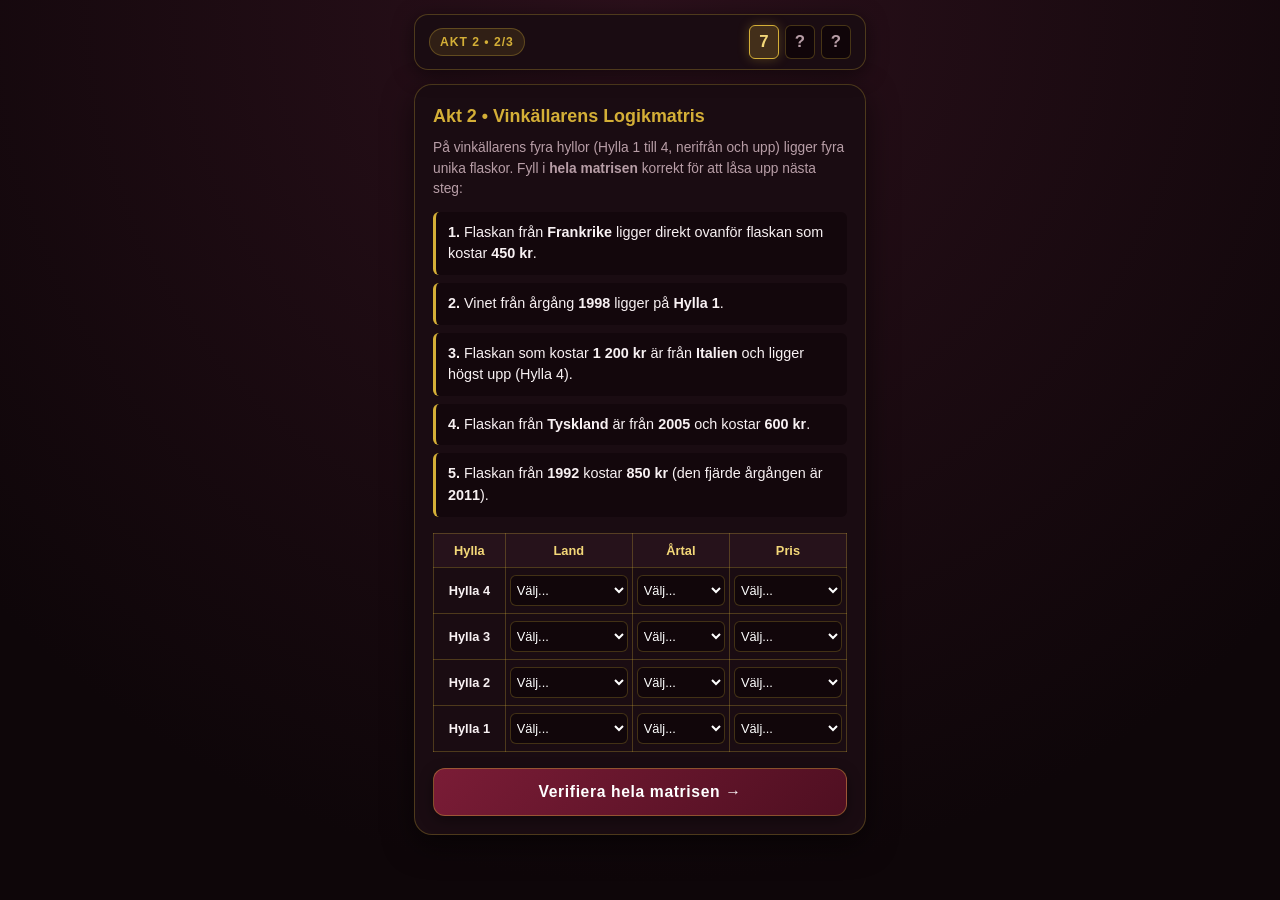
<file: akt2-matris.html>
<!DOCTYPE html>
<html lang="sv">
<head>
  <meta charset="UTF-8" />
  <meta name="viewport" content="width=device-width, initial-scale=1.0, maximum-scale=1.0, user-scalable=no" />
  <title>Akt 2 - Logikmatrisen</title>
  <link rel="stylesheet" href="style.css" />
  <style>
    .clue-list {
      list-style: none;
      display: flex;
      flex-direction: column;
      gap: 8px;
      margin: 12px 0 16px;
    }
    .clue-list li {
      background: #13070c;
      border-left: 3px solid var(--gold);
      padding: 10px 12px;
      border-radius: 6px;
      font-size: 0.9rem;
    }
    .matrix-table {
      width: 100%;
      border-collapse: collapse;
      margin: 12px 0 16px;
      font-size: 0.8rem;
    }
    .matrix-table th, .matrix-table td {
      border: 1px solid var(--border);
      padding: 7px 4px;
      text-align: center;
    }
    .matrix-table th {
      background: var(--bg-card-elevated);
      color: var(--gold-light);
    }
    .matrix-table select {
      width: 100%;
      background: #11060a;
      color: #fff;
      border: 1px solid rgba(212, 175, 55, 0.25);
      border-radius: 6px;
      font-size: 0.8rem;
      padding: 6px 2px;
      outline: none;
    }
    .matrix-table select:focus {
      border-color: var(--gold);
    }
  </style>
</head>
<body>
  <div class="container">
    <div id="hud" class="hud-bar"></div>

    <div class="card">
      <h2>Akt 2 • Vinkällarens Logikmatris</h2>
      <p class="muted">På vinkällarens fyra hyllor (Hylla 1 till 4, nerifrån och upp) ligger fyra unika flaskor. Fyll i <strong>hela matrisen</strong> korrekt för att låsa upp nästa steg:</p>

      <ul class="clue-list">
        <li><strong>1.</strong> Flaskan från <strong>Frankrike</strong> ligger direkt ovanför flaskan som kostar <strong>450 kr</strong>.</li>
        <li><strong>2.</strong> Vinet från årgång <strong>1998</strong> ligger på <strong>Hylla 1</strong>.</li>
        <li><strong>3.</strong> Flaskan som kostar <strong>1 200 kr</strong> är från <strong>Italien</strong> och ligger högst upp (Hylla 4).</li>
        <li><strong>4.</strong> Flaskan från <strong>Tyskland</strong> är från <strong>2005</strong> och kostar <strong>600 kr</strong>.</li>
        <li><strong>5.</strong> Flaskan från <strong>1992</strong> kostar <strong>850 kr</strong> (den fjärde årgången är <strong>2011</strong>).</li>
      </ul>

      <table class="matrix-table">
        <thead>
          <tr>
            <th>Hylla</th>
            <th>Land</th>
            <th>Årtal</th>
            <th>Pris</th>
          </tr>
        </thead>
        <tbody>
          <tr>
            <td><strong>Hylla 4</strong></td>
            <td>
              <select id="h4-land">
                <option value="">Välj...</option>
                <option value="Frankrike">Frankrike</option>
                <option value="Italien">Italien</option>
                <option value="Spanien">Spanien</option>
                <option value="Tyskland">Tyskland</option>
              </select>
            </td>
            <td>
              <select id="h4-year">
                <option value="">Välj...</option>
                <option value="1992">1992</option>
                <option value="1998">1998</option>
                <option value="2005">2005</option>
                <option value="2011">2011</option>
              </select>
            </td>
            <td>
              <select id="h4-price">
                <option value="">Välj...</option>
                <option value="450">450 kr</option>
                <option value="600">600 kr</option>
                <option value="850">850 kr</option>
                <option value="1200">1 200 kr</option>
              </select>
            </td>
          </tr>
          <tr>
            <td><strong>Hylla 3</strong></td>
            <td>
              <select id="h3-land">
                <option value="">Välj...</option>
                <option value="Frankrike">Frankrike</option>
                <option value="Italien">Italien</option>
                <option value="Spanien">Spanien</option>
                <option value="Tyskland">Tyskland</option>
              </select>
            </td>
            <td>
              <select id="h3-year">
                <option value="">Välj...</option>
                <option value="1992">1992</option>
                <option value="1998">1998</option>
                <option value="2005">2005</option>
                <option value="2011">2011</option>
              </select>
            </td>
            <td>
              <select id="h3-price">
                <option value="">Välj...</option>
                <option value="450">450 kr</option>
                <option value="600">600 kr</option>
                <option value="850">850 kr</option>
                <option value="1200">1 200 kr</option>
              </select>
            </td>
          </tr>
          <tr>
            <td><strong>Hylla 2</strong></td>
            <td>
              <select id="h2-land">
                <option value="">Välj...</option>
                <option value="Frankrike">Frankrike</option>
                <option value="Italien">Italien</option>
                <option value="Spanien">Spanien</option>
                <option value="Tyskland">Tyskland</option>
              </select>
            </td>
            <td>
              <select id="h2-year">
                <option value="">Välj...</option>
                <option value="1992">1992</option>
                <option value="1998">1998</option>
                <option value="2005">2005</option>
                <option value="2011">2011</option>
              </select>
            </td>
            <td>
              <select id="h2-price">
                <option value="">Välj...</option>
                <option value="450">450 kr</option>
                <option value="600">600 kr</option>
                <option value="850">850 kr</option>
                <option value="1200">1 200 kr</option>
              </select>
            </td>
          </tr>
          <tr>
            <td><strong>Hylla 1</strong></td>
            <td>
              <select id="h1-land">
                <option value="">Välj...</option>
                <option value="Frankrike">Frankrike</option>
                <option value="Italien">Italien</option>
                <option value="Spanien">Spanien</option>
                <option value="Tyskland">Tyskland</option>
              </select>
            </td>
            <td>
              <select id="h1-year">
                <option value="">Välj...</option>
                <option value="1992">1992</option>
                <option value="1998">1998</option>
                <option value="2005">2005</option>
                <option value="2011">2011</option>
              </select>
            </td>
            <td>
              <select id="h1-price">
                <option value="">Välj...</option>
                <option value="450">450 kr</option>
                <option value="600">600 kr</option>
                <option value="850">850 kr</option>
                <option value="1200">1 200 kr</option>
              </select>
            </td>
          </tr>
        </tbody>
      </table>

      <button class="btn" onclick="checkFullMatrix()">Verifiera hela matrisen →</button>
      <div id="feedback" class="feedback"></div>
    </div>
  </div>

  <script src="config.js"></script>
  <script>
    try { saveProgress("akt2-matris.html", 1); } catch (e) {}
    try { renderHUD("Akt 2 • 2/3", 1); } catch (e) {}

    // Verifierad och unik lösning:
    // Hylla 4: Italien, 2011, 1200 kr
    // Hylla 3: Tyskland, 2005, 600 kr
    // Hylla 2: Frankrike, 1992, 850 kr
    // Hylla 1: Spanien, 1998, 450 kr
    const SOLUTION = {
      "h4-land": "Italien",   "h4-year": "2011", "h4-price": "1200",
      "h3-land": "Tyskland",  "h3-year": "2005", "h3-price": "600",
      "h2-land": "Frankrike", "h2-year": "1992", "h2-price": "850",
      "h1-land": "Spanien",   "h1-year": "1998", "h1-price": "450"
    };

    function checkFullMatrix() {
      const fb = document.getElementById("feedback");
      const keys = Object.keys(SOLUTION);

      for (const k of keys) {
        if (document.getElementById(k).value === "") {
          fb.className = "feedback error";
          fb.textContent = "Fyll i samtliga 12 fält i matrisen innan ni verifierar.";
          return;
        }
      }

      const allCorrect = keys.every(k => document.getElementById(k).value === SOLUTION[k]);
      if (allCorrect) {
        fb.className = "feedback success";
        fb.textContent = "Hela logikmatrisen stämmer!";
        try { saveProgress("akt2-loggbok.html", 1); } catch (e) {}
        setTimeout(() => {
          window.location.href = "akt2-loggbok.html";
        }, 800);
      } else {
        fb.className = "feedback error";
        fb.textContent = "Minst ett fält i matrisen är felaktigt. Kontrollera villkoren igen.";
      }
    }
  </script>
</body>
</html>
</file>
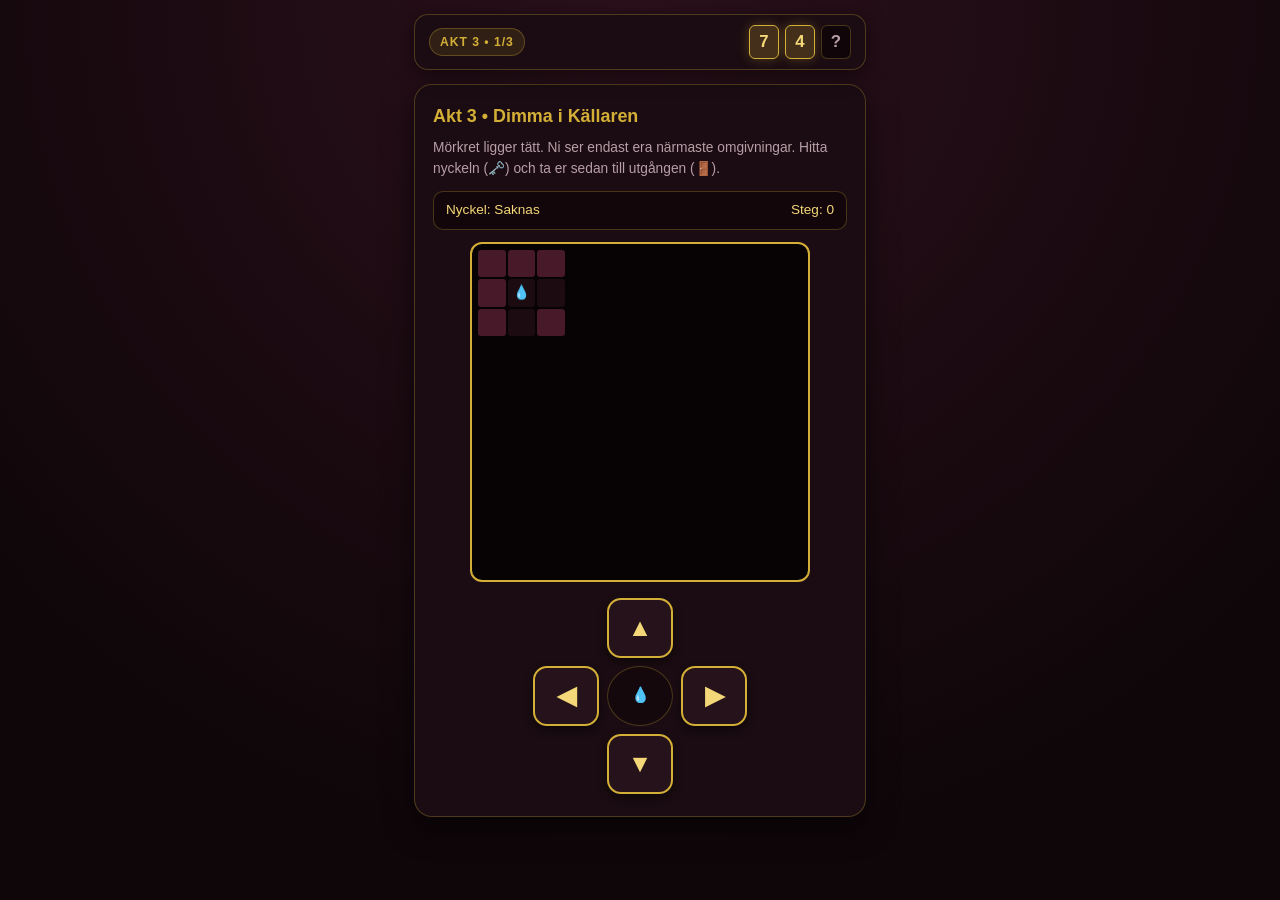
<file: akt3-dimma.html>
<!DOCTYPE html>
<html lang="sv">
<head>
  <meta charset="UTF-8" />
  <meta name="viewport" content="width=device-width, initial-scale=1.0, maximum-scale=1.0, user-scalable=no" />
  <title>Akt 3 - Dimma i Källaren</title>
  <link rel="stylesheet" href="style.css" />
  <style>
    .fog-grid {
      display: grid;
      grid-template-columns: repeat(11, 1fr);
      gap: 2px;
      background: #070204;
      padding: 6px;
      border-radius: 12px;
      border: 2px solid var(--gold);
      max-width: 340px;
      margin: 12px auto;
    }
    .fcell {
      aspect-ratio: 1 / 1;
      border-radius: 3px;
      display: flex;
      align-items: center;
      justify-content: center;
      font-size: 0.85rem;
      background: #070204;
    }
    .fcell.visible-wall {
      background: #471929;
    }
    .fcell.visible-path {
      background: #1c0c12;
    }
    .status-strip {
      display: flex;
      justify-content: space-between;
      background: #12060a;
      border: 1px solid var(--border);
      padding: 8px 12px;
      border-radius: 10px;
      font-size: 0.85rem;
      color: var(--gold-light);
    }
  </style>
</head>
<body>
  <div class="container">
    <div id="hud" class="hud-bar"></div>

    <div class="card">
      <h2>Akt 3 • Dimma i Källaren</h2>
      <p class="muted">Mörkret ligger tätt. Ni ser endast era närmaste omgivningar. Hitta nyckeln (🗝️) och ta er sedan till utgången (🚪).</p>

      <div class="status-strip">
        <span id="keyStatus">Nyckel: Saknas</span>
        <span id="stepCount">Steg: 0</span>
      </div>

      <div id="fogGrid" class="fog-grid"></div>

      <div class="dpad" aria-label="Styr">
        <button class="dpad-btn dpad-up" onclick="move(0, -1)" aria-label="Upp">▲</button>
        <button class="dpad-btn dpad-left" onclick="move(-1, 0)" aria-label="Vänster">◀</button>
        <div class="dpad-center">💧</div>
        <button class="dpad-btn dpad-right" onclick="move(1, 0)" aria-label="Höger">▶</button>
        <button class="dpad-btn dpad-down" onclick="move(0, 1)" aria-label="Ner">▼</button>
      </div>

      <div id="feedback" class="feedback"></div>
    </div>
  </div>

  <script src="config.js"></script>
  <script>
    saveProgress("akt3-dimma.html", 2);
    renderHUD("Akt 3 • 1/3", 2);

    const MAZE = [
      [1,1,1,1,1,1,1,1,1,1,1],
      [1,0,0,0,1,0,0,0,0,0,1],
      [1,0,1,0,1,0,1,1,1,0,1],
      [1,0,1,0,0,0,1,0,0,0,1],
      [1,0,1,1,1,1,1,0,1,1,1],
      [1,0,0,0,0,0,0,0,1,0,1],
      [1,1,1,0,1,1,1,0,1,0,1],
      [1,0,0,0,1,0,0,0,0,0,1],
      [1,0,1,1,1,0,1,1,1,0,1],
      [1,0,0,0,0,0,1,0,0,0,1],
      [1,1,1,1,1,1,1,1,1,1,1]
    ];

    let player = { x: 1, y: 1 };
    const keyPos = { x: 9, y: 5 };
    const exitPos = { x: 9, y: 9 };
    let hasKey = false;
    let steps = 0;

    function renderMaze() {
      const grid = document.getElementById("fogGrid");
      grid.innerHTML = "";

      for (let y = 0; y < 11; y++) {
        for (let x = 0; x < 11; x++) {
          const cell = document.createElement("div");
          cell.className = "fcell";

          const isVisible = Math.abs(x - player.x) <= 1 && Math.abs(y - player.y) <= 1;

          if (isVisible) {
            if (MAZE[y][x] === 1) {
              cell.classList.add("visible-wall");
            } else {
              cell.classList.add("visible-path");
            }

            if (x === player.x && y === player.y) {
              cell.textContent = "💧";
            } else if (!hasKey && x === keyPos.x && y === keyPos.y) {
              cell.textContent = "🗝️";
            } else if (x === exitPos.x && y === exitPos.y) {
              cell.textContent = "🚪";
            }
          }
          grid.appendChild(cell);
        }
      }
    }

    function move(dx, dy) {
      const nx = player.x + dx;
      const ny = player.y + dy;
      const fb = document.getElementById("feedback");

      if (MAZE[ny] && MAZE[ny][nx] === 0) {
        player.x = nx;
        player.y = ny;
        steps++;
        document.getElementById("stepCount").textContent = `Steg: ${steps}`;
        fb.style.display = "none";

        if (!hasKey && nx === keyPos.x && ny === keyPos.y) {
          hasKey = true;
          document.getElementById("keyStatus").textContent = "Nyckel: Funnen 🗝️";
          fb.className = "feedback success";
          fb.textContent = "Ni hittade nyckeln! Leta nu upp utgången.";
        }

        if (nx === exitPos.x && ny === exitPos.y) {
          if (hasKey) {
            fb.className = "feedback success";
            fb.textContent = "Dörren låses upp!";
            saveProgress("akt3-ror.html", 2);
            setTimeout(() => {
              window.location.href = "akt3-ror.html";
            }, 800);
          } else {
            fb.className = "feedback error";
            fb.textContent = "Dörren är låst. Ni måste hitta nyckeln i mörkret först.";
          }
        }
        renderMaze();
      }
    }

    window.addEventListener("keydown", (e) => {
      if (e.key === "ArrowUp") move(0, -1);
      if (e.key === "ArrowDown") move(0, 1);
      if (e.key === "ArrowLeft") move(-1, 0);
      if (e.key === "ArrowRight") move(1, 0);
    });

    renderMaze();
  </script>
</body>
</html>
</file>
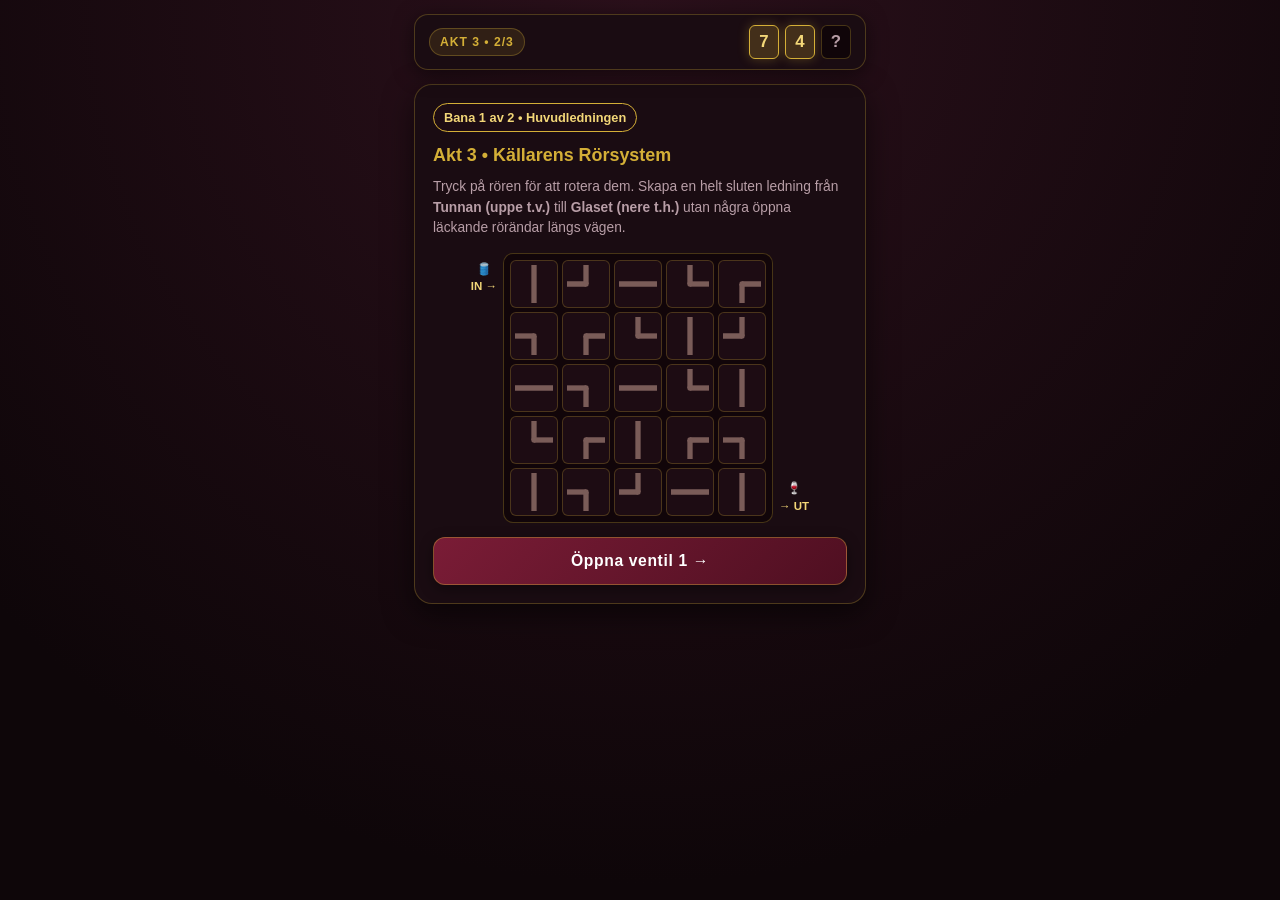
<file: akt3-ror.html>
<!DOCTYPE html>
<html lang="sv">
<head>
  <meta charset="UTF-8" />
  <meta name="viewport" content="width=device-width, initial-scale=1.0, maximum-scale=1.0, user-scalable=no" />
  <title>Akt 3 - Rörsystemet</title>
  <link rel="stylesheet" href="style.css" />
  <style>
    .level-badge {
      display: inline-block;
      background: #1d0c13;
      border: 1px solid var(--gold);
      color: var(--gold-light);
      font-size: 0.8rem;
      font-weight: bold;
      padding: 4px 10px;
      border-radius: 999px;
      margin-bottom: 10px;
    }
    .pipe-wrapper {
      display: flex;
      align-items: center;
      justify-content: center;
      gap: 6px;
      margin: 14px 0;
    }
    .endpoint {
      display: flex;
      flex-direction: column;
      align-items: center;
      font-size: 0.72rem;
      color: var(--gold-light);
      font-weight: bold;
      text-align: center;
    }
    .pipe-grid {
      display: grid;
      grid-template-columns: repeat(5, 1fr);
      gap: 4px;
      background: #110509;
      padding: 6px;
      border-radius: 10px;
      border: 1px solid var(--border);
    }
    .pipe-cell {
      width: 48px;
      height: 48px;
      background: #1d0c13;
      border: 1px solid rgba(212, 175, 55, 0.25);
      border-radius: 6px;
      display: flex;
      align-items: center;
      justify-content: center;
      cursor: pointer;
      transition: background 0.15s, border-color 0.15s;
    }
    .pipe-cell.connected {
      background: #2b131d;
      border-color: var(--gold);
    }
    .pipe-cell.start-cell {
      align-self: start;
    }
    .pipe-cell.end-cell {
      align-self: end;
    }
    .pipe-cell svg {
      width: 38px;
      height: 38px;
      transition: transform 0.18s ease;
    }
    .pipe-line {
      stroke: #7a5c58;
      stroke-width: 14;
      stroke-linecap: butt;
      fill: none;
    }
    .pipe-cell.connected .pipe-line {
      stroke: var(--gold);
    }
    .pipe-center {
      fill: #7a5c58;
    }
    .pipe-cell.connected .pipe-center {
      fill: var(--gold);
    }
    @media (max-width: 380px) {
      .pipe-cell { width: 42px; height: 42px; }
      .pipe-cell svg { width: 32px; height: 32px; }
    }
  </style>
</head>
<body>
  <div class="container">
    <div id="hud" class="hud-bar"></div>

    <div class="card">
      <div id="levelBadge" class="level-badge">Bana 1 av 2 • Huvudledningen</div>
      <h2>Akt 3 • Källarens Rörsystem</h2>
      <p id="levelDesc" class="muted">Tryck på rören för att rotera dem. Skapa en helt sluten ledning från <strong>Tunnan (uppe t.v.)</strong> till <strong>Glaset (nere t.h.)</strong> utan några öppna läckande rörändar längs vägen.</p>

      <div class="pipe-wrapper">
        <div class="endpoint" style="align-self: flex-start; margin-top: 8px;">
          <span>🛢️</span>
          <span>IN →</span>
        </div>

        <div id="pipeGrid" class="pipe-grid"></div>

        <div class="endpoint" style="align-self: flex-end; margin-bottom: 8px;">
          <span>🍷</span>
          <span>→ UT</span>
        </div>
      </div>

      <button id="checkBtn" class="btn" onclick="checkFlow()">Öppna ventilen →</button>
      <div id="feedback" class="feedback"></div>
    </div>
  </div>

  <script src="config.js"></script>
  <script>
    try { saveProgress("akt3-ror.html", 2); } catch (e) {}
    try { renderHUD("Akt 3 • 2/3", 2); } catch (e) {}

    // Riktningar: 0 = Upp, 1 = Höger, 2 = Ner, 3 = Vänster
    const DIRS = [
      { dr: -1, dc: 0 }, // 0: Upp
      { dr: 0, dc: 1 },  // 1: Höger
      { dr: 1, dc: 0 },  // 2: Ner
      { dr: 0, dc: -1 }  // 3: Vänster
    ];
    const OPPOSITE = [2, 3, 0, 1];

    // Grundöppningar vid rotation 0:
    // I: Upp(0), Ner(2)
    // L: Upp(0), Höger(1)
    // T: Höger(1), Ner(2), Vänster(3)
    const BASE_CONNECTIONS = {
      I: [0, 2],
      L: [0, 1],
      T: [1, 2, 3]
    };

    // Två matematiskt verifierade banor (0 = Bana 1, 1 = Bana 2 med T-korsningar)
    const LEVELS = [
      {
        badge: "Bana 1 av 2 • Huvudledningen",
        desc: "Tryck på rören för att rotera dem. Skapa en helt sluten ledning från <strong>Tunnan (uppe t.v.)</strong> till <strong>Glaset (nere t.h.)</strong> utan några öppna läckande rörändar längs vägen.",
        btnText: "Öppna ventil 1 →",
        grid: [
          [ { type: "I", rot: 0 }, { type: "L", rot: 3 }, { type: "I", rot: 1 }, { type: "L", rot: 0 }, { type: "L", rot: 1 } ],
          [ { type: "L", rot: 2 }, { type: "L", rot: 1 }, { type: "L", rot: 0 }, { type: "I", rot: 0 }, { type: "L", rot: 3 } ],
          [ { type: "I", rot: 1 }, { type: "L", rot: 2 }, { type: "I", rot: 1 }, { type: "L", rot: 0 }, { type: "I", rot: 0 } ],
          [ { type: "L", rot: 0 }, { type: "L", rot: 1 }, { type: "I", rot: 0 }, { type: "L", rot: 1 }, { type: "L", rot: 2 } ],
          [ { type: "I", rot: 0 }, { type: "L", rot: 2 }, { type: "L", rot: 3 }, { type: "I", rot: 1 }, { type: "I", rot: 0 } ]
        ]
      },
      {
        badge: "Bana 2 av 2 • Tryckkammaren (Svår)",
        desc: "Snyggt! Nu återstår sista tryckkammaren. Här finns <strong>T-korsningar</strong> – se till att alla grenar möts i en sluten slinga så att inget vin läcker ut!",
        btnText: "Öppna huvudventilen →",
        grid: [
          [ { type: "L", rot: 0 }, { type: "I", rot: 0 }, { type: "L", rot: 3 }, { type: "I", rot: 1 }, { type: "L", rot: 0 } ],
          [ { type: "L", rot: 2 }, { type: "L", rot: 0 }, { type: "L", rot: 3 }, { type: "I", rot: 0 }, { type: "L", rot: 0 } ],
          [ { type: "I", rot: 1 }, { type: "I", rot: 1 }, { type: "I", rot: 1 }, { type: "L", rot: 2 }, { type: "I", rot: 1 } ],
          [ { type: "L", rot: 3 }, { type: "L", rot: 2 }, { type: "T", rot: 0 }, { type: "T", rot: 2 }, { type: "L", rot: 1 } ],
          [ { type: "L", rot: 2 }, { type: "I", rot: 0 }, { type: "L", rot: 1 }, { type: "L", rot: 2 }, { type: "I", rot: 0 } ]
        ]
      }
    ];

    let currentLevel = 0;
    let board = [];
    let connectedSet = new Set();

    function loadLevel(idx) {
      currentLevel = idx;
      const lvl = LEVELS[idx];
      document.getElementById("levelBadge").textContent = lvl.badge;
      document.getElementById("levelDesc").innerHTML = lvl.desc;
      document.getElementById("checkBtn").textContent = lvl.btnText;
      const fb = document.getElementById("feedback");
      fb.className = "feedback";
      fb.textContent = "";

      board = lvl.grid.map(row => row.map(cell => ({ ...cell })));
      renderGrid();
    }

    function getOpenDirs(cell) {
      return BASE_CONNECTIONS[cell.type].map(d => (d + cell.rot) % 4);
    }

    function createPipeSVG(type) {
      if (type === "I") {
        return `<svg viewBox="0 0 100 100"><line class="pipe-line" x1="50" y1="0" x2="50" y2="100" /></svg>`;
      }
      if (type === "L") {
        return `<svg viewBox="0 0 100 100">
          <line class="pipe-line" x1="50" y1="0" x2="50" y2="50" />
          <line class="pipe-line" x1="50" y1="50" x2="100" y2="50" />
          <circle class="pipe-center" cx="50" cy="50" r="7" />
        </svg>`;
      }
      if (type === "T") {
        return `<svg viewBox="0 0 100 100">
          <line class="pipe-line" x1="0" y1="50" x2="100" y2="50" />
          <line class="pipe-line" x1="50" y1="50" x2="50" y2="100" />
          <circle class="pipe-center" cx="50" cy="50" r="7" />
        </svg>`;
      }
      return "";
    }

    function evaluateNetwork() {
      connectedSet = new Set();
      let leakCount = 0;
      let reachedExit = false;

      const startOpens = getOpenDirs(board[0][0]);
      if (!startOpens.includes(3)) {
        return { connectedSet, leakCount: 0, reachedExit: false, started: false };
      }

      const queue = [{ r: 0, c: 0, fromDir: 3 }];
      connectedSet.add("0,0");

      while (queue.length > 0) {
        const { r, c } = queue.shift();
        const opens = getOpenDirs(board[r][c]);

        for (const d of opens) {
          if (r === 0 && c === 0 && d === 3) continue;
          if (r === 4 && c === 4 && d === 1) {
            reachedExit = true;
            continue;
          }

          const nr = r + DIRS[d].dr;
          const nc = c + DIRS[d].dc;

          if (nr < 0 || nr >= 5 || nc < 0 || nc >= 5) {
            leakCount++;
            continue;
          }

          const neighborOpens = getOpenDirs(board[nr][nc]);
          if (!neighborOpens.includes(OPPOSITE[d])) {
            leakCount++;
            continue;
          }

          const key = `${nr},${nc}`;
          if (!connectedSet.has(key)) {
            connectedSet.add(key);
            queue.push({ r: nr, c: nc, fromDir: OPPOSITE[d] });
          }
        }
      }

      return { connectedSet, leakCount, reachedExit, started: true };
    }

    function renderGrid() {
      const status = evaluateNetwork();
      const gridEl = document.getElementById("pipeGrid");
      gridEl.innerHTML = "";

      for (let r = 0; r < 5; r++) {
        for (let c = 0; c < 5; c++) {
          const cellData = board[r][c];
          const div = document.createElement("div");
          div.className = "pipe-cell";
          if (status.connectedSet.has(`${r},${c}`)) {
            div.classList.add("connected");
          }
          div.innerHTML = createPipeSVG(cellData.type);
          div.firstElementChild.style.transform = `rotate(${cellData.rot * 90}deg)`;

          div.onclick = () => {
            cellData.rot = (cellData.rot + 1) % 4;
            renderGrid();
          };
          gridEl.appendChild(div);
        }
      }
    }

    function checkFlow() {
      const fb = document.getElementById("feedback");
      const status = evaluateNetwork();

      if (!status.started) {
        fb.className = "feedback error";
        fb.textContent = "Inloppet uppe till vänster (0,0) är inte kopplat till tunnan.";
        return;
      }
      if (status.leakCount > 0) {
        fb.className = "feedback error";
        fb.textContent = `Systemet läcker! Det finns ${status.leakCount} öppen rörände som inte är sluten.`;
        return;
      }
      if (!status.reachedExit) {
        fb.className = "feedback error";
        fb.textContent = "Vinet når inte fram till utloppet nere till höger ännu.";
        return;
      }

      if (currentLevel < LEVELS.length - 1) {
        fb.className = "feedback success";
        fb.textContent = "Bana 1 klarad! Laddar nästa tryckkammare...";
        setTimeout(() => {
          loadLevel(currentLevel + 1);
        }, 1100);
      } else {
        fb.className = "feedback success";
        fb.textContent = "Båda rörsystemen är helt täta! Vinet strömmar ner i glaset!";
        try { saveProgress("akt3-telefon.html", 2); } catch (e) {}
        setTimeout(() => {
          window.location.href = "akt3-telefon.html";
        }, 900);
      }
    }

    loadLevel(0);
  </script>
</body>
</html>
</file>
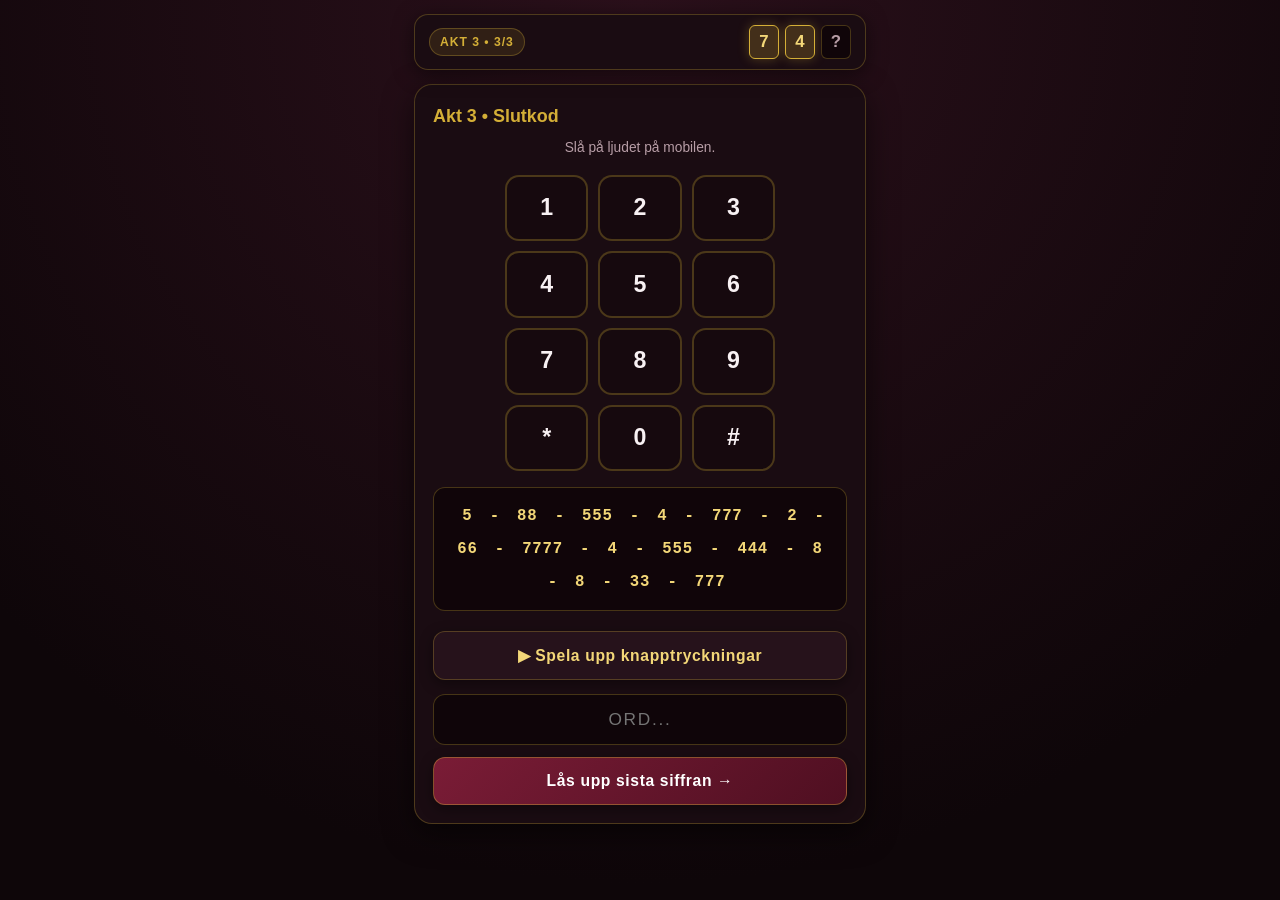
<file: akt3-telefon.html>
<!DOCTYPE html>
<html lang="sv">
<head>
  <meta charset="UTF-8" />
  <meta name="viewport" content="width=device-width, initial-scale=1.0, maximum-scale=1.0, user-scalable=no" />
  <title>Akt 3 - Sändning</title>
  <link rel="stylesheet" href="style.css" />
  <style>
    .keypad-grid {
      display: grid;
      grid-template-columns: repeat(3, 1fr);
      gap: 10px;
      max-width: 270px;
      margin: 16px auto;
    }
    .key-btn {
      aspect-ratio: 1.25 / 1;
      border-radius: 14px;
      background: #16090e;
      border: 2px solid var(--border);
      display: flex;
      flex-direction: column;
      align-items: center;
      justify-content: center;
      color: var(--text-main);
      transition: background 0.06s, border-color 0.06s, box-shadow 0.06s, transform 0.06s;
      user-select: none;
    }
    .key-num {
      font-size: 1.45rem;
      font-weight: 800;
      line-height: 1.1;
    }
    .key-btn.lit {
      background: var(--gold);
      border-color: #fff;
      color: #12090d;
      box-shadow: 0 0 24px rgba(243, 215, 120, 0.85);
      transform: scale(1.06);
    }
    .seq-display {
      background: #100509;
      border: 1px solid var(--border);
      border-radius: 12px;
      padding: 12px;
      margin: 12px 0;
      font-family: "Courier New", Courier, monospace;
      font-size: 0.98rem;
      font-weight: 700;
      color: var(--gold-light);
      text-align: center;
      line-height: 1.7;
      letter-spacing: 0.05em;
    }
    .seq-token {
      display: inline-block;
      padding: 2px 5px;
      border-radius: 5px;
      margin: 1px 2px;
      transition: background 0.08s, color 0.08s;
    }
    .seq-token.active {
      background: var(--gold);
      color: #12090d;
    }
  </style>
</head>
<body>
  <div class="container">
    <div id="hud" class="hud-bar"></div>

    <div class="card" id="puzzleCard">
      <h2>Akt 3 • Slutkod</h2>
      <p class="muted" style="text-align:center;">Slå på ljudet på mobilen.</p>

      <div class="keypad-grid">
        <div class="key-btn" id="k1"><span class="key-num">1</span></div>
        <div class="key-btn" id="k2"><span class="key-num">2</span></div>
        <div class="key-btn" id="k3"><span class="key-num">3</span></div>
        <div class="key-btn" id="k4"><span class="key-num">4</span></div>
        <div class="key-btn" id="k5"><span class="key-num">5</span></div>
        <div class="key-btn" id="k6"><span class="key-num">6</span></div>
        <div class="key-btn" id="k7"><span class="key-num">7</span></div>
        <div class="key-btn" id="k8"><span class="key-num">8</span></div>
        <div class="key-btn" id="k9"><span class="key-num">9</span></div>
        <div class="key-btn" id="kstar"><span class="key-num">*</span></div>
        <div class="key-btn" id="k0"><span class="key-num">0</span></div>
        <div class="key-btn" id="khash"><span class="key-num">#</span></div>
      </div>

      <div class="seq-display" id="seqDisplay"></div>

      <button class="btn btn-secondary" id="playBtn" onclick="playSequence()" style="margin-bottom:14px;">▶ Spela upp knapptryckningar</button>

      <input type="text" id="phoneInput" placeholder="ORD..." autocomplete="off" />
      <button class="btn" onclick="checkPhone()">Lås upp sista siffran →</button>
      <div id="feedback" class="feedback"></div>
    </div>

    <div class="card" id="rewardCard" style="display:none;">
      <div class="digit-reveal">
        <p style="margin:0; color:var(--gold); font-weight:700;">AKT 3 SLUTFÖRD</p>
        <div class="digit-big" id="revealedDigit"></div>
        <p style="margin:0;">Tredje och sista siffran är upplåst.</p>
      </div>
      <a href="final.html" class="btn btn-gold">Visa hela koden →</a>
    </div>
  </div>

  <script src="config.js"></script>
  <script>
    saveProgress("akt3-telefon.html", 2);
    renderHUD("Akt 3 • 3/3", 2);

    // Ordet: JULGRANSGLITTER
    const TOKENS = [
      "5", "88", "555", "4", "777", "2", "66", "7777",
      "4", "555", "444", "8", "8", "33", "777"
    ];

    const DTMF_FREQS = {
      "1": [697, 1209], "2": [697, 1336], "3": [697, 1477],
      "4": [770, 1209], "5": [770, 1336], "6": [770, 1477],
      "7": [852, 1209], "8": [852, 1336], "9": [852, 1477],
      "*": [941, 1209], "0": [941, 1336], "#": [941, 1477]
    };

    const seqDisplay = document.getElementById("seqDisplay");
    TOKENS.forEach((tok, idx) => {
      const span = document.createElement("span");
      span.className = "seq-token";
      span.id = "tok" + idx;
      span.textContent = tok;
      seqDisplay.appendChild(span);
      if (idx < TOKENS.length - 1) {
        seqDisplay.appendChild(document.createTextNode(" - "));
      }
    });

    let audioCtx = null;
    let isPlaying = false;

    function playDTMF(digit, durationMs) {
      if (!audioCtx) {
        audioCtx = new (window.AudioContext || window.webkitAudioContext)();
      }
      if (audioCtx.state === "suspended") {
        audioCtx.resume();
      }
      const [f1, f2] = DTMF_FREQS[digit] || [770, 1336];
      const now = audioCtx.currentTime;

      const osc1 = audioCtx.createOscillator();
      const osc2 = audioCtx.createOscillator();
      const gain = audioCtx.createGain();

      osc1.type = "sine";
      osc2.type = "sine";
      osc1.frequency.value = f1;
      osc2.frequency.value = f2;

      gain.gain.setValueAtTime(0.001, now);
      gain.gain.exponentialRampToValueAtTime(0.22, now + 0.008);
      gain.gain.setValueAtTime(0.22, now + (durationMs / 1000) - 0.008);
      gain.gain.exponentialRampToValueAtTime(0.001, now + (durationMs / 1000));

      osc1.connect(gain);
      osc2.connect(gain);
      gain.connect(audioCtx.destination);

      osc1.start(now);
      osc2.start(now);
      osc1.stop(now + durationMs / 1000);
      osc2.stop(now + durationMs / 1000);
    }

    async function playSequence() {
      if (isPlaying) return;
      isPlaying = true;
      const btn = document.getElementById("playBtn");
      btn.disabled = true;

      for (let i = 0; i < TOKENS.length; i++) {
        const token = TOKENS[i];
        const tokEl = document.getElementById("tok" + i);
        tokEl.classList.add("active");

        for (let p = 0; p < token.length; p++) {
          const digit = token[p];
          const keyEl = document.getElementById("k" + digit);
          if (keyEl) keyEl.classList.add("lit");
          playDTMF(digit, 130);
          await new Promise(r => setTimeout(r, 130));
          if (keyEl) keyEl.classList.remove("lit");
          if (p < token.length - 1) {
            await new Promise(r => setTimeout(r, 95));
          }
        }

        tokEl.classList.remove("active");
        if (i < TOKENS.length - 1) {
          await new Promise(r => setTimeout(r, 420));
        }
      }

      btn.disabled = false;
      isPlaying = false;
    }

    function checkPhone() {
      const val = document.getElementById("phoneInput").value.trim().toUpperCase();
      const fb = document.getElementById("feedback");
      if (val === "JULGRANSGLITTER") {
        saveProgress("final.html", 3);
        document.getElementById("puzzleCard").style.display = "none";
        document.getElementById("rewardCard").style.display = "block";
        document.getElementById("revealedDigit").textContent = VAULT_CONFIG.digit3;
        renderHUD("Akt 3 Klar", 3);
      } else {
        fb.className = "feedback error";
        fb.textContent = "Felaktigt ord.";
      }
    }

    document.getElementById("phoneInput").addEventListener("keyup", (e) => {
      if (e.key === "Enter") checkPhone();
    });
  </script>
</body>
</html>
</file>
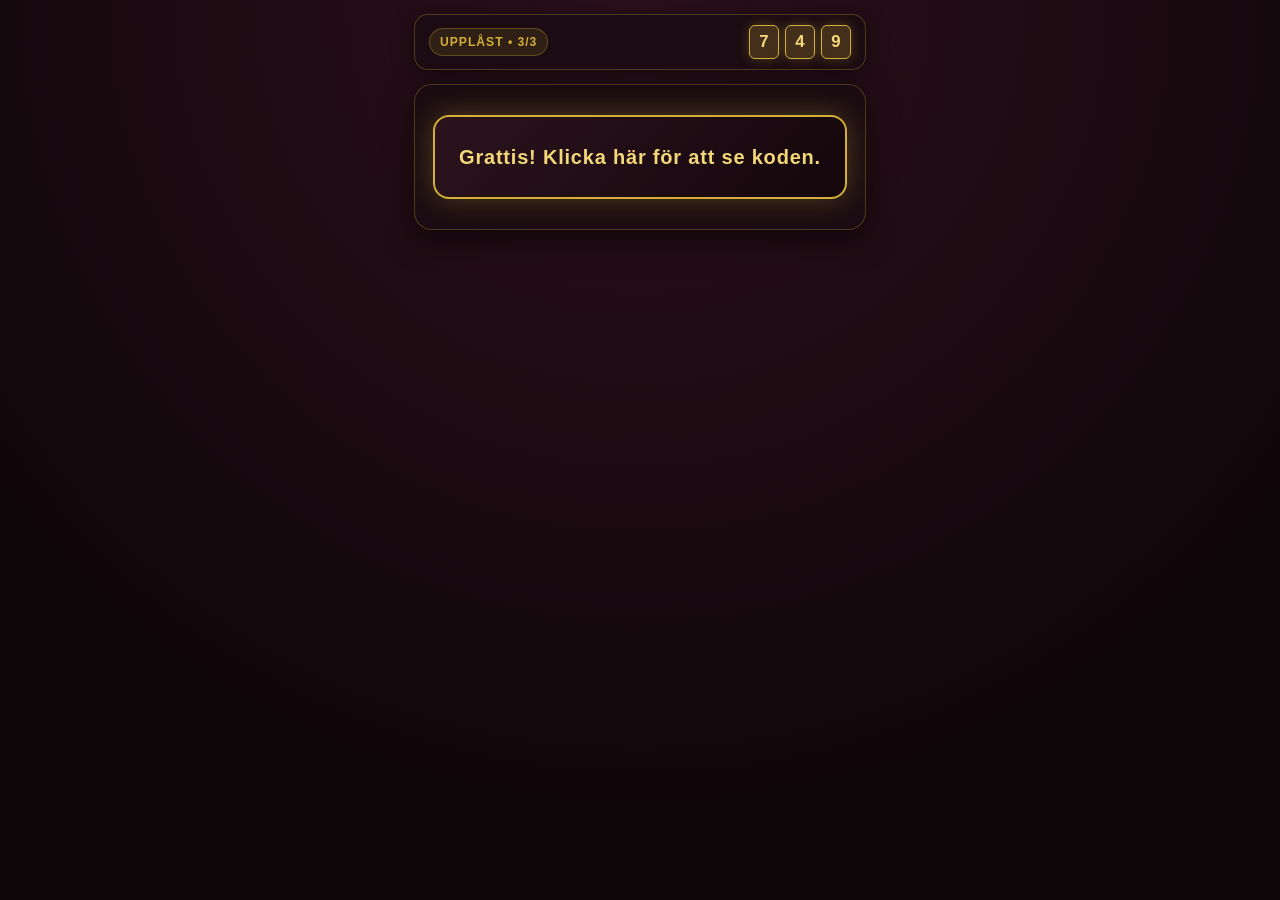
<file: final.html>
<!DOCTYPE html>
<html lang="sv">
<head>
  <meta charset="UTF-8" />
  <meta name="viewport" content="width=device-width, initial-scale=1.0, maximum-scale=1.0, user-scalable=no" />
  <title>Valvet är Öppet!</title>
  <link rel="stylesheet" href="style.css" />
  <style>
    .big-reveal-btn {
      width: 100%;
      padding: 26px 18px;
      font-size: 1.25rem;
      font-weight: 800;
      letter-spacing: 0.04em;
      line-height: 1.4;
      background: linear-gradient(135deg, #2b131d 0%, #14070c 100%);
      color: var(--gold-light, #f3d778);
      border: 2px solid var(--gold, #d4af37);
      border-radius: 16px;
      cursor: pointer;
      box-shadow: 0 0 28px rgba(212, 175, 55, 0.3);
      transition: transform 0.15s, box-shadow 0.2s;
      margin: 12px 0;
    }
    .big-reveal-btn:active {
      transform: scale(0.97);
    }
    .final-video-box {
      width: 100%;
      border-radius: 12px;
      overflow: hidden;
      border: 1px solid rgba(212, 175, 55, 0.45);
      margin: 14px 0 18px;
      background: #000;
      box-shadow: 0 8px 24px rgba(0, 0, 0, 0.65);
    }
    .final-video-box video {
      width: 100%;
      display: block;
      max-height: 48vh;
      object-fit: cover;
    }
    .code-display {
      display: flex;
      justify-content: center;
      gap: 12px;
      margin: 18px 0;
    }
    .code-digit {
      width: 68px;
      height: 82px;
      background: #13060a;
      border: 2px solid var(--gold);
      border-radius: 12px;
      display: flex;
      align-items: center;
      justify-content: center;
      font-size: 2.6rem;
      font-weight: 900;
      color: var(--gold-light);
      box-shadow: 0 0 18px rgba(212, 175, 55, 0.3);
    }
    .btn-reset-final {
      margin-top: 22px;
      background: transparent;
      border: 1px solid rgba(212, 175, 55, 0.35);
      color: var(--gold-light);
      font-size: 0.85rem;
      padding: 10px 14px;
      border-radius: 8px;
      cursor: pointer;
      width: 100%;
    }
    canvas#confetti {
      position: fixed;
      top: 0;
      left: 0;
      width: 100%;
      height: 100%;
      pointer-events: none;
      z-index: 100;
    }
  </style>
</head>
<body>
  <canvas id="confetti"></canvas>

  <div class="container">
    <div id="hud" class="hud-bar"></div>

    <!-- Steg 1: Stor knapp som låser upp ljudet i alla mobiler -->
    <div id="preRevealCard" class="card" style="text-align: center;">
      <button id="revealBtn" class="big-reveal-btn" onclick="revealFinale()">
        Grattis! Klicka här för att se koden.
      </button>
    </div>

    <!-- Steg 2: Filmen (med ljud på) och koden visas vid klick -->
    <div id="finaleCard" class="card" style="text-align: center; display: none;">
      <h2>🥂 Uppdraget Slutfört!</h2>
      <p class="muted">Ni har löst alla vinkällarens gåtor. Använd koden nedan för att öppna trälådans hänglås:</p>

      <div class="final-video-box">
        <video id="openVideo" src="open.mp4" playsinline controls></video>
      </div>

      <div id="codeBox" class="code-display"></div>

      <button class="btn-reset-final" onclick="restartAll()">↺ Nollställ och spela igen</button>
    </div>
  </div>

  <script src="config.js"></script>
  <script>
    try { saveProgress("final.html", 3); } catch (e) {}
    try { renderHUD("UPPLÅST • 3/3", 3); } catch (e) {}

    // Hämta er 3-siffriga kod oavsett hur den är döpt i config.js
    function resolveThreeDigitCode() {
      // 1. Om VAULT_CONFIG finns (digit1, digit2, digit3 eller code/lockCode)
      if (typeof VAULT_CONFIG !== "undefined" && VAULT_CONFIG) {
        if (VAULT_CONFIG.digit1 !== undefined && VAULT_CONFIG.digit2 !== undefined && VAULT_CONFIG.digit3 !== undefined) {
          return [VAULT_CONFIG.digit1, VAULT_CONFIG.digit2, VAULT_CONFIG.digit3];
        }
        const vCode = VAULT_CONFIG.code || VAULT_CONFIG.lockCode || VAULT_CONFIG.finalLockCode || VAULT_CONFIG.pin;
        if (vCode !== undefined) {
          return String(vCode).replace(/\D/g, "").slice(0, 3).split("");
        }
      }

      // 2. Om GAME_CONFIG finns (t.ex. finalLockCode, lockCode, code, pin eller digits)
      if (typeof GAME_CONFIG !== "undefined" && GAME_CONFIG) {
        if (Array.isArray(GAME_CONFIG.digits) && GAME_CONFIG.digits.length >= 3) {
          return GAME_CONFIG.digits.slice(0, 3);
        }
        if (GAME_CONFIG.digit1 !== undefined && GAME_CONFIG.digit2 !== undefined && GAME_CONFIG.digit3 !== undefined) {
          return [GAME_CONFIG.digit1, GAME_CONFIG.digit2, GAME_CONFIG.digit3];
        }
        const gCode = GAME_CONFIG.finalLockCode || GAME_CONFIG.lockCode || GAME_CONFIG.code || GAME_CONFIG.pin || GAME_CONFIG.vaultCode;
        if (gCode !== undefined) {
          return String(gCode).replace(/\D/g, "").slice(0, 3).split("");
        }
      }

      // 3. Om en fristående konstant som LOCK_CODE eller FINAL_CODE används
      if (typeof LOCK_CODE !== "undefined") return String(LOCK_CODE).replace(/\D/g, "").slice(0, 3).split("");
      if (typeof FINAL_CODE !== "undefined") return String(FINAL_CODE).replace(/\D/g, "").slice(0, 3).split("");

      // Fallback om inget hittas i config.js
      return ["7", "4", "9"];
    }

    const digits = resolveThreeDigitCode();
    const codeBox = document.getElementById("codeBox");
    codeBox.innerHTML = "";
    for (const ch of digits) {
      const div = document.createElement("div");
      div.className = "code-digit";
      div.textContent = ch;
      codeBox.appendChild(div);
    }

    function revealFinale() {
      document.getElementById("preRevealCard").style.display = "none";
      document.getElementById("finaleCard").style.display = "block";

      const video = document.getElementById("openVideo");
      video.muted = false;
      video.play();

      startConfetti();
    }

    function restartAll() {
      try {
        if (typeof resetProgress === "function") {
          resetProgress();
        } else {
          localStorage.removeItem("vinkallaren_escape_progress_v3");
        }
      } catch (e) {}
      window.location.href = "index.html";
    }

    function startConfetti() {
      const canvas = document.getElementById("confetti");
      const ctx = canvas.getContext("2d");
      canvas.width = window.innerWidth;
      canvas.height = window.innerHeight;

      const colors = ["#d4af37", "#f3d778", "#9e1b3b", "#ffffff", "#ff6b8b"];
      const pieces = Array.from({ length: 95 }, () => ({
        x: Math.random() * canvas.width,
        y: Math.random() * canvas.height - canvas.height,
        r: Math.random() * 6 + 4,
        d: Math.random() * 3 + 2,
        color: colors[Math.floor(Math.random() * colors.length)]
      }));

      function draw() {
        ctx.clearRect(0, 0, canvas.width, canvas.height);
        pieces.forEach(p => {
          ctx.fillStyle = p.color;
          ctx.fillRect(p.x, p.y, p.r, p.r * 1.4);
          p.y += p.d;
          p.x += Math.sin(p.y * 0.03) * 1.2;
          if (p.y > canvas.height) {
            p.y = -10;
            p.x = Math.random() * canvas.width;
          }
        });
        requestAnimationFrame(draw);
      }
      draw();
    }
  </script>
</body>
</html>
</file>
<file: style.css>
/* =========================================================
   VINKÄLLARENS SÄKERHETSVALV - MOBILOPTIMERAD DESIGN
   ========================================================= */
:root {
  --bg-dark: #0e0609;
  --bg-card: #1a0c12;
  --bg-card-elevated: #26121b;
  --wine-primary: #7a1c36;
  --wine-hover: #962343;
  --gold: #d4af37;
  --gold-light: #f3d778;
  --text-main: #f8f1f3;
  --text-muted: #b89ea7;
  --success: #2e8b57;
  --error: #c93b3b;
  --border: rgba(212, 175, 55, 0.28);
}

* {
  box-sizing: border-box;
  margin: 0;
  padding: 0;
  -webkit-tap-highlight-color: transparent;
}

html, body {
  min-height: 100vh;
  background-color: var(--bg-dark);
  background-image: radial-gradient(circle at 50% 0%, #2b101b 0%, #0e0609 80%);
  color: var(--text-main);
  font-family: -apple-system, BlinkMacSystemFont, "Segoe UI", Roboto, Helvetica, Arial, sans-serif;
  line-height: 1.5;
  font-size: 16px;
}

.container {
  max-width: 480px;
  margin: 0 auto;
  padding: 14px 14px 44px;
  display: flex;
  flex-direction: column;
  gap: 14px;
}

/* Topp-bar (HUD) */
.hud-bar {
  background: var(--bg-card);
  border: 1px solid var(--border);
  border-radius: 14px;
  padding: 10px 14px;
  display: flex;
  justify-content: space-between;
  align-items: center;
  box-shadow: 0 4px 20px rgba(0,0,0,0.5);
  position: sticky;
  top: 8px;
  z-index: 50;
}

.act-badge {
  font-size: 0.76rem;
  font-weight: 700;
  text-transform: uppercase;
  letter-spacing: 0.08em;
  color: var(--gold);
  background: rgba(212, 175, 55, 0.12);
  padding: 4px 10px;
  border-radius: 999px;
  border: 1px solid rgba(212, 175, 55, 0.3);
}

.code-slots {
  display: flex;
  gap: 6px;
  align-items: center;
}

.code-slot {
  width: 30px;
  height: 34px;
  border-radius: 6px;
  background: #100509;
  border: 1px solid var(--border);
  display: flex;
  align-items: center;
  justify-content: center;
  font-weight: 800;
  font-size: 1.05rem;
  color: var(--text-muted);
}

.code-slot.unlocked {
  background: rgba(212, 175, 55, 0.22);
  border-color: var(--gold);
  color: var(--gold-light);
  box-shadow: 0 0 12px rgba(212, 175, 55, 0.3);
}

/* Kort */
.card {
  background: var(--bg-card);
  border: 1px solid var(--border);
  border-radius: 18px;
  padding: 18px;
  box-shadow: 0 10px 30px rgba(0,0,0,0.55);
}

h1 {
  font-size: 1.4rem;
  color: var(--gold-light);
  margin-bottom: 8px;
  font-weight: 700;
}

h2 {
  font-size: 1.12rem;
  color: var(--gold);
  margin-bottom: 8px;
}

p {
  color: var(--text-main);
  margin-bottom: 12px;
  font-size: 0.95rem;
}

.muted {
  color: var(--text-muted);
  font-size: 0.86rem;
}

.clue-box {
  background: #11060a;
  border: 1px solid var(--gold);
  border-radius: 12px;
  padding: 16px 12px;
  margin: 14px 0;
  text-align: center;
  font-family: "Courier New", Courier, monospace;
  font-size: 1.1rem;
  font-weight: 700;
  color: var(--gold-light);
  letter-spacing: 0.06em;
  word-break: break-word;
}

/* Inputs & Knappar */
input[type="text"], input[type="number"] {
  width: 100%;
  padding: 14px 16px;
  border-radius: 12px;
  border: 1px solid var(--border);
  background: #0f0509;
  color: #fff;
  font-size: 1.08rem;
  text-align: center;
  letter-spacing: 0.1em;
  text-transform: uppercase;
  margin-bottom: 12px;
  outline: none;
}

input:focus {
  border-color: var(--gold);
  box-shadow: 0 0 0 3px rgba(212, 175, 55, 0.22);
}

.btn {
  display: inline-flex;
  align-items: center;
  justify-content: center;
  width: 100%;
  padding: 14px 18px;
  border-radius: 12px;
  background: linear-gradient(135deg, var(--wine-primary), #4f0f21);
  color: #fff;
  font-size: 0.98rem;
  font-weight: 700;
  letter-spacing: 0.04em;
  cursor: pointer;
  text-decoration: none;
  border: 1px solid rgba(212, 175, 55, 0.4);
  box-shadow: 0 4px 14px rgba(0,0,0,0.4);
  transition: transform 0.1s ease;
  touch-action: manipulation;
}

.btn:active {
  transform: scale(0.97);
}

.btn:disabled {
  opacity: 0.5;
  cursor: not-allowed;
}

.btn-gold {
  background: linear-gradient(135deg, #d4af37, #a37d14);
  color: #16080c;
  border: none;
}

.btn-secondary {
  background: var(--bg-card-elevated);
  border: 1px solid var(--border);
  color: var(--gold-light);
  margin-top: 8px;
}

.btn-reset-small {
  background: transparent;
  border: 1px solid rgba(184, 158, 167, 0.3);
  color: var(--text-muted);
  font-size: 0.8rem;
  font-weight: 600;
  padding: 9px 12px;
  margin-top: 10px;
  box-shadow: none;
}

/* Feedback */
.feedback {
  margin-top: 10px;
  padding: 10px 12px;
  border-radius: 10px;
  font-size: 0.9rem;
  font-weight: 600;
  text-align: center;
  display: none;
}

.feedback.error {
  display: block;
  background: rgba(201, 59, 59, 0.2);
  border: 1px solid var(--error);
  color: #ff9c9c;
}

.feedback.success {
  display: block;
  background: rgba(46, 139, 87, 0.22);
  border: 1px solid var(--success);
  color: #8ce6b3;
}

/* Siffer-avslöjande */
.digit-reveal {
  text-align: center;
  padding: 22px 14px;
  background: radial-gradient(circle, rgba(212,175,55,0.22) 0%, rgba(16,6,10,0.95) 75%);
  border: 2px solid var(--gold);
  border-radius: 16px;
  margin: 12px 0 16px;
  animation: popIn 0.4s cubic-bezier(0.175, 0.885, 0.32, 1.275);
}

.digit-big {
  font-size: 4.2rem;
  font-weight: 900;
  color: var(--gold-light);
  text-shadow: 0 0 25px rgba(212, 175, 55, 0.65);
  line-height: 1.1;
  margin: 8px 0;
}

/* D-pad / Pilknappar för mobil */
.dpad {
  display: grid;
  grid-template-columns: repeat(3, 66px);
  grid-template-rows: repeat(3, 60px);
  gap: 8px;
  justify-content: center;
  margin: 16px auto 4px;
  user-select: none;
}

.dpad-btn {
  background: var(--bg-card-elevated);
  border: 2px solid var(--gold);
  border-radius: 14px;
  color: var(--gold-light);
  font-size: 1.55rem;
  font-weight: bold;
  display: flex;
  align-items: center;
  justify-content: center;
  cursor: pointer;
  box-shadow: 0 4px 10px rgba(0,0,0,0.45);
  touch-action: manipulation;
}

.dpad-btn:active {
  background: var(--gold);
  color: #12090d;
  transform: scale(0.93);
}

.dpad-up { grid-column: 2; grid-row: 1; }
.dpad-left { grid-column: 1; grid-row: 2; }
.dpad-center {
  grid-column: 2;
  grid-row: 2;
  background: #14080d;
  border: 1px solid var(--border);
  border-radius: 50%;
  display: flex;
  align-items: center;
  justify-content: center;
  font-size: 0.95rem;
  font-weight: 700;
  color: var(--gold);
  cursor: pointer;
  touch-action: manipulation;
}
.dpad-center:active {
  background: var(--gold);
  color: #12090d;
}
.dpad-right { grid-column: 3; grid-row: 2; }
.dpad-down { grid-column: 2; grid-row: 3; }

@keyframes popIn {
  0% { transform: scale(0.8); opacity: 0; }
  100% { transform: scale(1); opacity: 1; }
}
</file>
